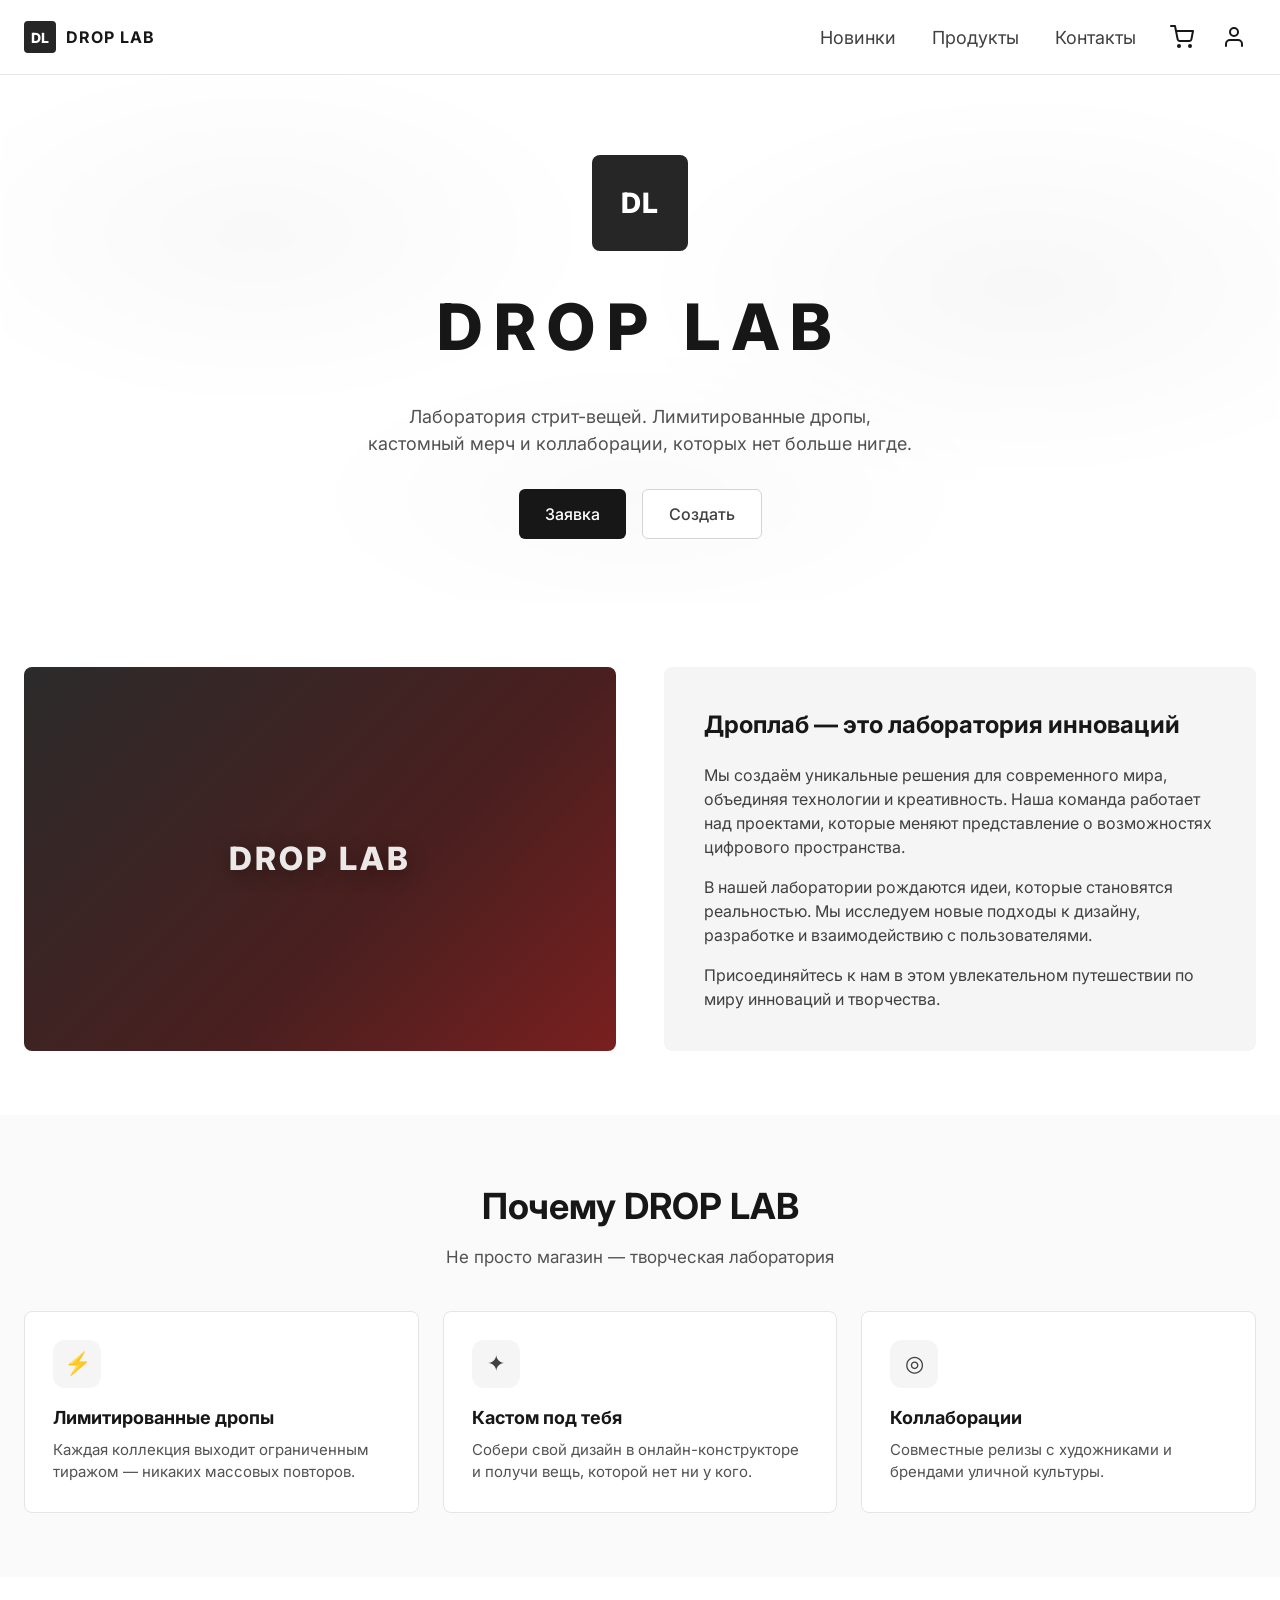
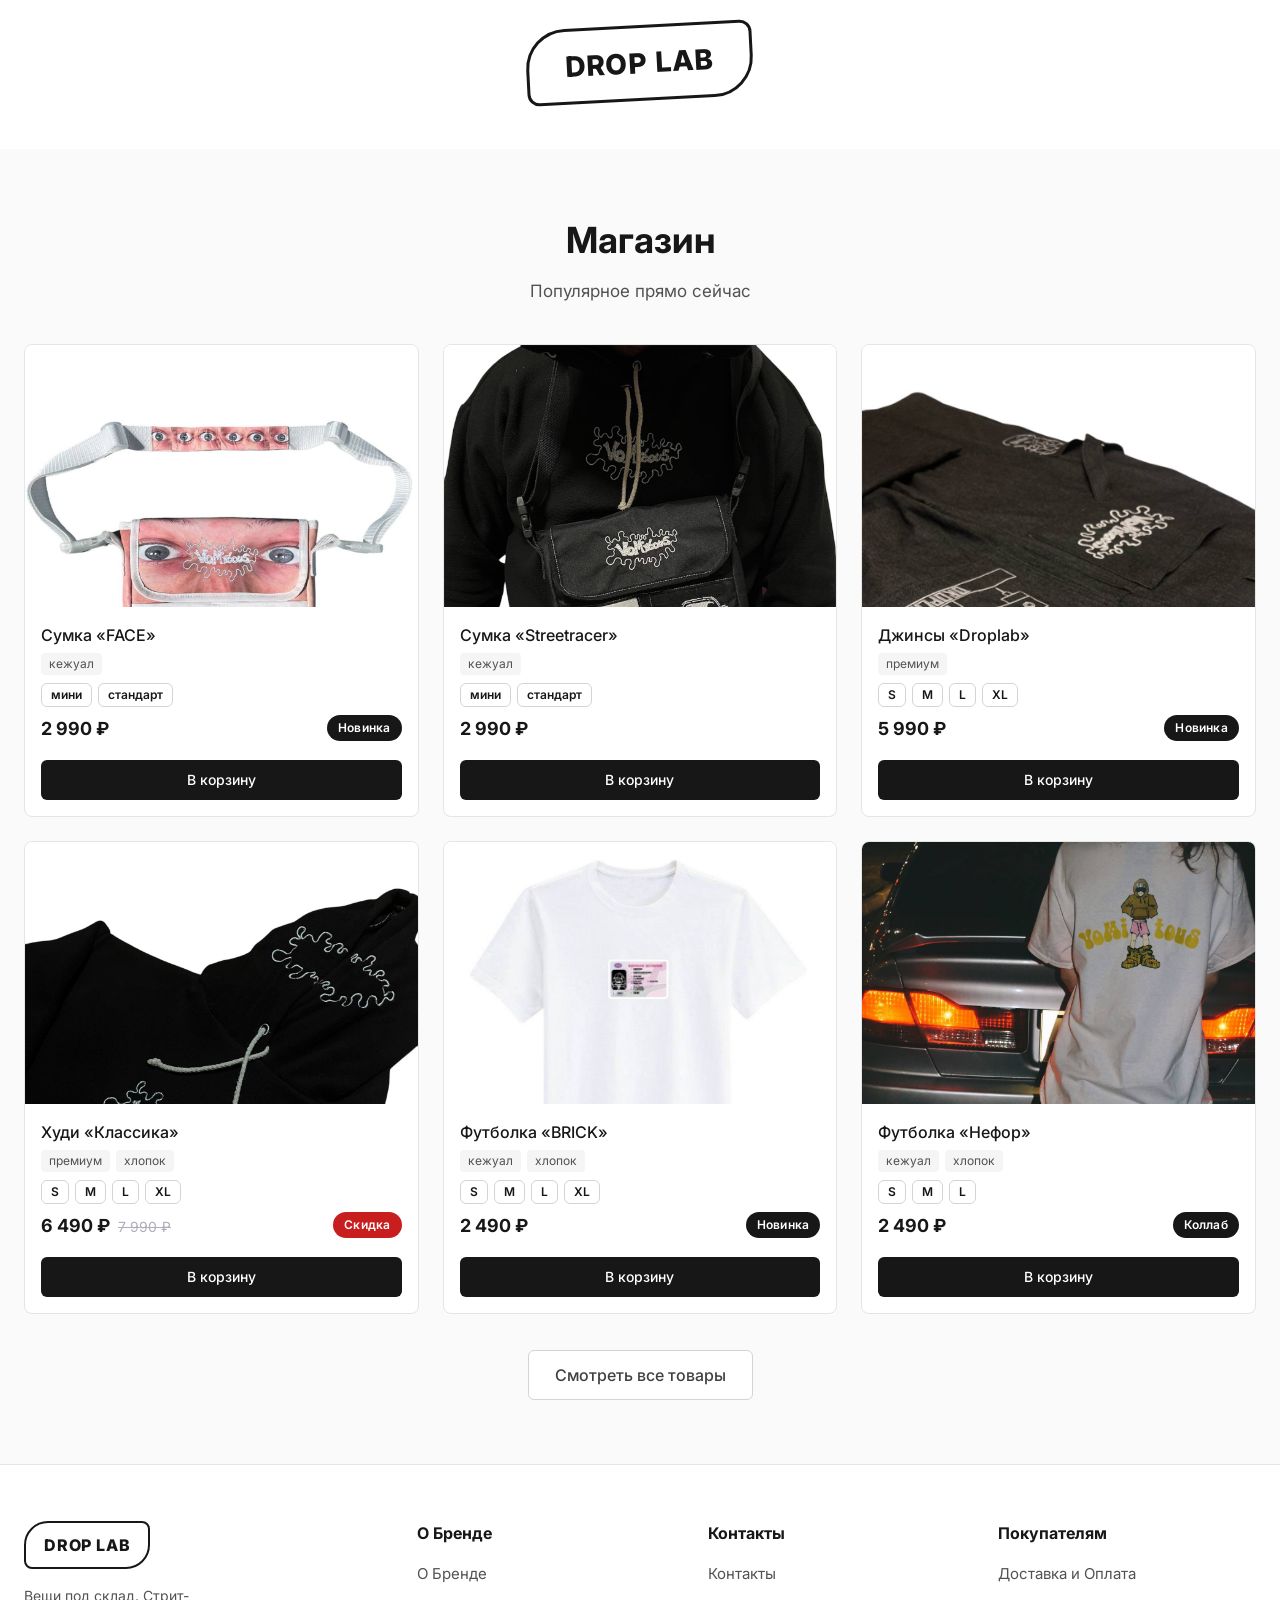
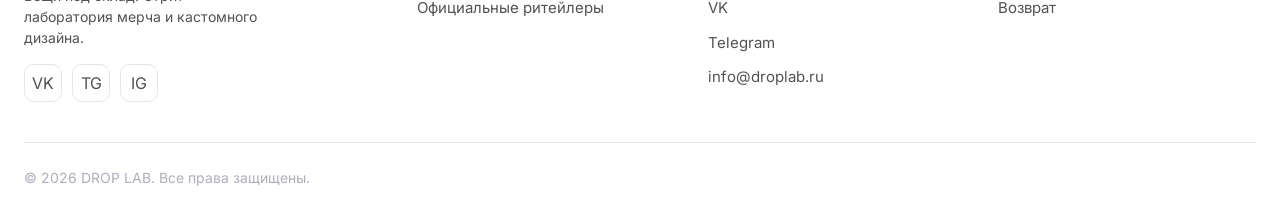
<file: index.html>
<!DOCTYPE html>
<html lang="ru">
<head>
  <meta charset="UTF-8" />
  <meta name="viewport" content="width=device-width, initial-scale=1.0" />
  <title>DROP LAB — лаборатория стрит-вещей</title>
  <meta name="description" content="DROP LAB — лаборатория инноваций: сумки, толстовки, брюки и кастомный мерч. Создавай свой дизайн." />
  <link rel="preconnect" href="https://fonts.googleapis.com" />
  <link rel="preconnect" href="https://fonts.gstatic.com" crossorigin />
  <link href="https://fonts.googleapis.com/css2?family=Inter:wght@400;500;600;700;800&display=swap" rel="stylesheet" />
  <link rel="stylesheet" href="css/styles.css" />
</head>
<body>
  <!-- ===== Header ===== -->
  <header class="header">
    <div class="container header__inner">
      <a href="index.html" class="brand">
        <span class="brand__mark">DL</span>
        DROP LAB
      </a>
      <nav class="nav" data-nav aria-label="Главное меню">
        <ul class="nav__list">
          <li><a href="new.html" class="nav__link">Новинки</a></li>
          <li><a href="catalog.html" class="nav__link">Продукты</a></li>
          <li><a href="contacts.html" class="nav__link">Контакты</a></li>
        </ul>
      </nav>
      <div class="header__actions">
        <a href="cart.html" class="icon-btn" aria-label="Корзина">
          <svg viewBox="0 0 24 24" fill="none" stroke="currentColor" stroke-width="2" stroke-linecap="round" stroke-linejoin="round"><circle cx="9" cy="21" r="1"/><circle cx="20" cy="21" r="1"/><path d="M1 1h4l2.68 13.39a2 2 0 0 0 2 1.61h9.72a2 2 0 0 0 2-1.61L23 6H6"/></svg>
          <span class="cart-badge" data-cart-badge>0</span>
        </a>
        <button class="icon-btn" aria-label="Профиль" data-modal-open="modal-login">
          <svg viewBox="0 0 24 24" fill="none" stroke="currentColor" stroke-width="2" stroke-linecap="round" stroke-linejoin="round"><path d="M20 21v-2a4 4 0 0 0-4-4H8a4 4 0 0 0-4 4v2"/><circle cx="12" cy="7" r="4"/></svg>
        </button>
        <button class="burger" data-burger aria-label="Меню">
          <span></span><span></span><span></span>
        </button>
      </div>
    </div>
  </header>

  <main>
    <!-- ===== Hero ===== -->
    <section class="hero">
      <div class="hero__blob"></div>
      <div class="container hero__inner">
        <div class="hero__logo">DL</div>
        <h1 class="hero__title">DROP LAB</h1>
        <p class="hero__sub">Лаборатория стрит-вещей. Лимитированные дропы, кастомный мерч и коллаборации, которых нет больше нигде.</p>
        <div class="hero__actions">
          <button class="btn btn--primary" data-modal-open="modal-request">Заявка</button>
          <a href="constructor.html" class="btn btn--outline">Создать</a>
        </div>
      </div>
    </section>

    <!-- ===== About ===== -->
    <section class="section" id="about">
      <div class="container">
        <div class="about reveal">
          <div class="about__media" role="img" aria-label="Витрина DROP LAB"></div>
          <div class="about__card">
            <h2>Дроплаб — это лаборатория инноваций</h2>
            <p>Мы создаём уникальные решения для современного мира, объединяя технологии и креативность. Наша команда работает над проектами, которые меняют представление о возможностях цифрового пространства.</p>
            <p>В нашей лаборатории рождаются идеи, которые становятся реальностью. Мы исследуем новые подходы к дизайну, разработке и взаимодействию с пользователями.</p>
            <p>Присоединяйтесь к нам в этом увлекательном путешествии по миру инноваций и творчества.</p>
          </div>
        </div>
      </div>
    </section>

    <!-- ===== Features ===== -->
    <section class="section section--soft">
      <div class="container">
        <div class="section__head">
          <h2 class="section__title">Почему DROP LAB</h2>
          <p class="section__lead">Не просто магазин — творческая лаборатория</p>
        </div>
        <div class="features">
          <div class="feature reveal">
            <div class="feature__icon">⚡</div>
            <h3>Лимитированные дропы</h3>
            <p>Каждая коллекция выходит ограниченным тиражом — никаких массовых повторов.</p>
          </div>
          <div class="feature reveal">
            <div class="feature__icon">✦</div>
            <h3>Кастом под тебя</h3>
            <p>Собери свой дизайн в онлайн-конструкторе и получи вещь, которой нет ни у кого.</p>
          </div>
          <div class="feature reveal">
            <div class="feature__icon">◎</div>
            <h3>Коллаборации</h3>
            <p>Совместные релизы с художниками и брендами уличной культуры.</p>
          </div>
        </div>
      </div>
    </section>

    <!-- ===== Brand mark divider ===== -->
    <div class="brandmark">
      <div class="brandmark__logo">DROP&nbsp;LAB</div>
    </div>

    <!-- ===== Popular products ===== -->
    <section class="section section--soft">
      <div class="container">
        <div class="section__head">
          <h2 class="section__title">Магазин</h2>
          <p class="section__lead">Популярное прямо сейчас</p>
        </div>
        <div class="grid" id="popular-grid"></div>
        <div style="text-align:center; margin-top:36px;">
          <a href="catalog.html" class="btn btn--outline">Смотреть все товары</a>
        </div>
      </div>
    </section>
  </main>

  <!-- ===== Footer ===== -->
  <footer class="footer">
    <div class="container">
      <div class="footer__cols">
        <div class="footer__brand">
          <span class="footer__logo">DROP&nbsp;LAB</span>
          <p>Вещи под склад. Стрит-лаборатория мерча и кастомного дизайна.</p>
          <div class="footer__social">
            <a href="#" aria-label="VK" title="VK">VK</a>
            <a href="#" aria-label="Telegram" title="Telegram">TG</a>
            <a href="#" aria-label="Instagram" title="Instagram">IG</a>
          </div>
        </div>
        <div class="footer__col">
          <h4>О Бренде</h4>
          <ul>
            <li><a href="#about">О Бренде</a></li>
            <li><a href="retailers.html">Официальные ритейлеры</a></li>
          </ul>
        </div>
        <div class="footer__col">
          <h4>Контакты</h4>
          <ul>
            <li><a href="contacts.html">Контакты</a></li>
            <li><a href="#">VK</a></li>
            <li><a href="#">Telegram</a></li>
            <li><a href="mailto:info@droplab.ru">info@droplab.ru</a></li>
          </ul>
        </div>
        <div class="footer__col">
          <h4>Покупателям</h4>
          <ul>
            <li><a href="delivery.html">Доставка и Оплата</a></li>
            <li><a href="returns.html">Возврат</a></li>
          </ul>
        </div>
      </div>
      <div class="footer__bottom">
        <span>© <span data-year>2026</span> DROP LAB. Все права защищены.</span>
      </div>
    </div>
  </footer>

  <!-- ===== Modal: Заявка ===== -->
  <div class="modal" id="modal-request" role="dialog" aria-modal="true" aria-labelledby="request-title">
    <div class="modal__overlay"></div>
    <div class="modal__dialog">
      <button class="modal__close" data-modal-close aria-label="Закрыть">✕</button>
      <div data-modal-body>
        <h2 class="modal__title" id="request-title">Оставить заявку</h2>
        <p class="modal__sub">Расскажите, что хотите — и мы свяжемся с вами.</p>
        <form data-request-form novalidate>
          <div class="field">
            <label for="r-name">Имя</label>
            <input type="text" id="r-name" name="name" required placeholder="Как к вам обращаться" />
            <span class="field__error"></span>
          </div>
          <div class="field">
            <label for="r-phone">Телефон</label>
            <input type="tel" id="r-phone" name="phone" required placeholder="+7 999 000-00-00" />
            <span class="field__error"></span>
          </div>
          <div class="field">
            <label for="r-email">Email (необязательно)</label>
            <input type="email" id="r-email" name="email" placeholder="you@mail.ru" />
            <span class="field__error"></span>
          </div>
          <div class="field">
            <label for="r-message">Сообщение</label>
            <textarea id="r-message" name="message" placeholder="Что вас интересует?"></textarea>
            <span class="field__error"></span>
          </div>
          <button type="submit" class="btn btn--primary btn--block">Отправить заявку</button>
        </form>
      </div>
    </div>
  </div>

  <!-- ===== Modal: Профиль (демо) ===== -->
  <div class="modal" id="modal-login" role="dialog" aria-modal="true" aria-labelledby="login-title">
    <div class="modal__overlay"></div>
    <div class="modal__dialog">
      <button class="modal__close" data-modal-close aria-label="Закрыть">✕</button>
      <h2 class="modal__title" id="login-title">Вход в аккаунт</h2>
      <p class="modal__sub">Демо-форма. Личный кабинет появится в следующем дропе.</p>
      <form data-request-form novalidate>
        <div class="field">
          <label for="l-email">Email</label>
          <input type="email" id="l-email" name="email" required placeholder="you@mail.ru" />
          <span class="field__error"></span>
        </div>
        <div class="field">
          <label for="l-pass">Пароль</label>
          <input type="password" id="l-pass" name="password" required placeholder="••••••••" />
          <span class="field__error"></span>
        </div>
        <button type="submit" class="btn btn--primary btn--block">Войти</button>
      </form>
    </div>
  </div>

  <script src="js/products.js"></script>
  <script src="js/main.js"></script>
  <script>
    // Популярные товары на главной (первые 6)
    document.addEventListener("DOMContentLoaded", () => {
      const grid = document.getElementById("popular-grid");
      if (!grid) return;
      grid.innerHTML = PRODUCTS.slice(0, 6).map(renderProductCard).join("");
      grid.addEventListener("click", (e) => {
        const btn = e.target.closest("[data-add]");
        if (!btn) return;
        Cart.add(btn.dataset.add);
        const p = getProduct(btn.dataset.add);
        toast(`«${p.name}» в корзине`);
      });
    });
  </script>
</body>
</html>
</file>
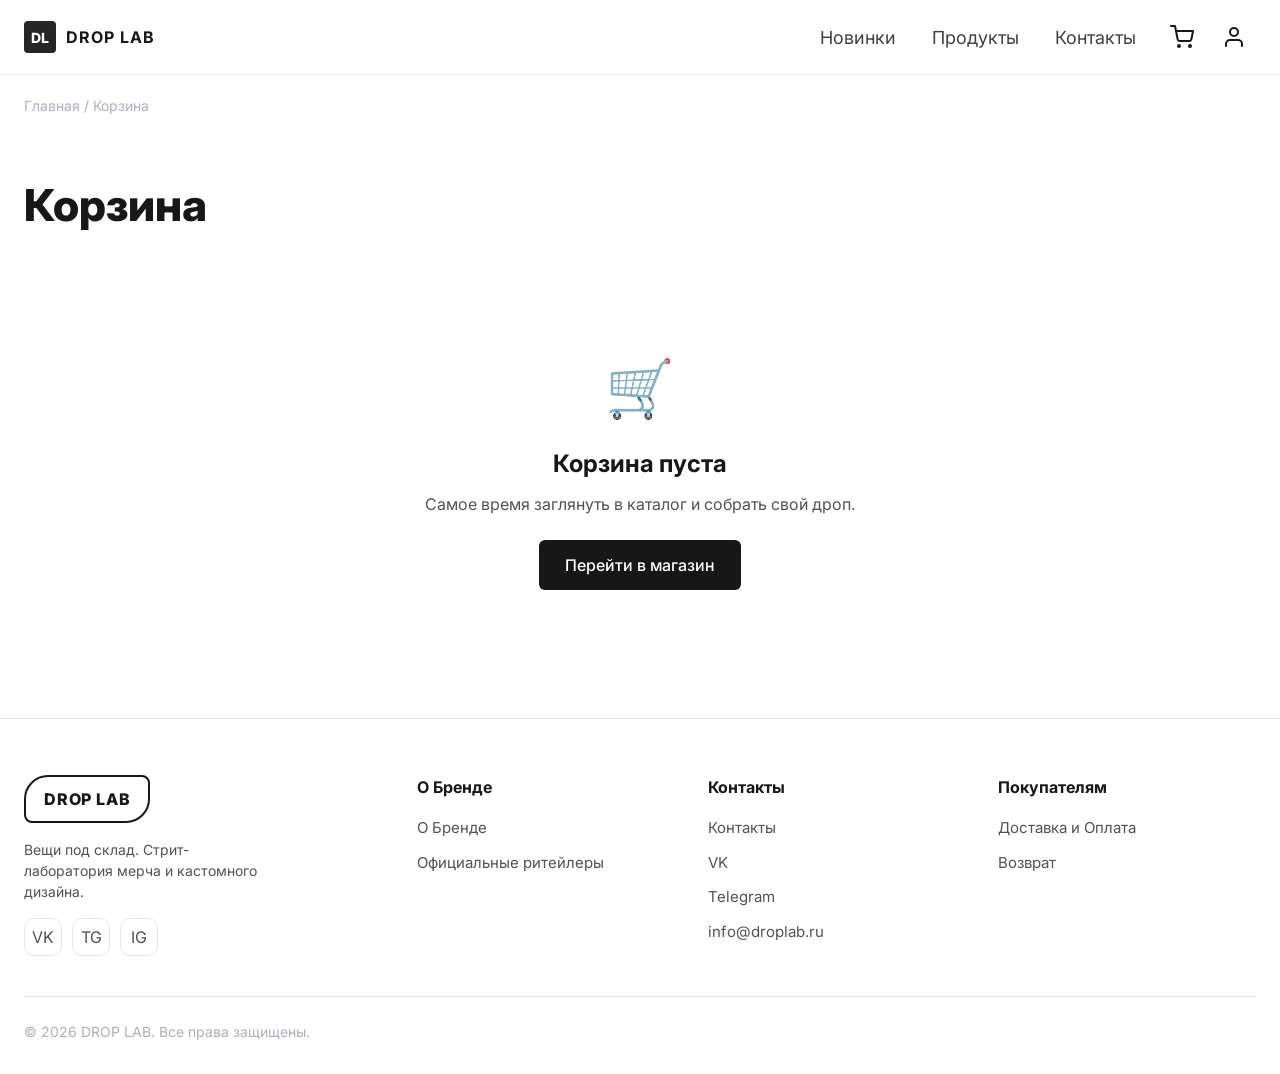
<file: cart.html>
<!DOCTYPE html>
<html lang="ru">
<head>
  <meta charset="UTF-8" />
  <meta name="viewport" content="width=device-width, initial-scale=1.0" />
  <title>Корзина — DROP LAB</title>
  <meta name="description" content="Корзина DROP LAB — оформление заказа." />
  <link rel="preconnect" href="https://fonts.googleapis.com" />
  <link rel="preconnect" href="https://fonts.gstatic.com" crossorigin />
  <link href="https://fonts.googleapis.com/css2?family=Inter:wght@400;500;600;700;800&display=swap" rel="stylesheet" />
  <link rel="stylesheet" href="css/styles.css" />
</head>
<body>
  <header class="header">
    <div class="container header__inner">
      <a href="index.html" class="brand"><span class="brand__mark">DL</span> DROP LAB</a>
      <nav class="nav" data-nav aria-label="Главное меню">
        <ul class="nav__list">
          <li><a href="new.html" class="nav__link">Новинки</a></li>
          <li><a href="catalog.html" class="nav__link">Продукты</a></li>
          <li><a href="contacts.html" class="nav__link">Контакты</a></li>
        </ul>
      </nav>
      <div class="header__actions">
        <a href="cart.html" class="icon-btn" aria-label="Корзина">
          <svg viewBox="0 0 24 24" fill="none" stroke="currentColor" stroke-width="2" stroke-linecap="round" stroke-linejoin="round"><circle cx="9" cy="21" r="1"/><circle cx="20" cy="21" r="1"/><path d="M1 1h4l2.68 13.39a2 2 0 0 0 2 1.61h9.72a2 2 0 0 0 2-1.61L23 6H6"/></svg>
          <span class="cart-badge" data-cart-badge>0</span>
        </a>
        <button class="icon-btn" aria-label="Профиль" data-modal-open="modal-login">
          <svg viewBox="0 0 24 24" fill="none" stroke="currentColor" stroke-width="2" stroke-linecap="round" stroke-linejoin="round"><path d="M20 21v-2a4 4 0 0 0-4-4H8a4 4 0 0 0-4 4v2"/><circle cx="12" cy="7" r="4"/></svg>
        </button>
        <button class="burger" data-burger aria-label="Меню"><span></span><span></span><span></span></button>
      </div>
    </div>
  </header>

  <main>
    <div class="container">
      <nav class="breadcrumbs"><a href="index.html">Главная</a> / Корзина</nav>
    </div>
    <section class="page-hero" style="text-align:left;">
      <div class="container"><h1>Корзина</h1></div>
    </section>

    <section class="section" style="padding-top:24px;">
      <div class="container" data-cart-root></div>
    </section>
  </main>

  <footer class="footer">
    <div class="container">
      <div class="footer__cols">
        <div class="footer__brand">
          <span class="footer__logo">DROP&nbsp;LAB</span>
          <p>Вещи под склад. Стрит-лаборатория мерча и кастомного дизайна.</p>
          <div class="footer__social"><a href="#" title="VK">VK</a><a href="#" title="Telegram">TG</a><a href="#" title="Instagram">IG</a></div>
        </div>
        <div class="footer__col"><h4>О Бренде</h4><ul><li><a href="index.html#about">О Бренде</a></li><li><a href="retailers.html">Официальные ритейлеры</a></li></ul></div>
        <div class="footer__col"><h4>Контакты</h4><ul><li><a href="contacts.html">Контакты</a></li><li><a href="#">VK</a></li><li><a href="#">Telegram</a></li><li><a href="mailto:info@droplab.ru">info@droplab.ru</a></li></ul></div>
        <div class="footer__col"><h4>Покупателям</h4><ul><li><a href="delivery.html">Доставка и Оплата</a></li><li><a href="returns.html">Возврат</a></li></ul></div>
      </div>
      <div class="footer__bottom">
        <span>© <span data-year>2026</span> DROP LAB. Все права защищены.</span>
      </div>
    </div>
  </footer>

  <!-- ===== Modal: Оформление ===== -->
  <div class="modal" id="modal-checkout" role="dialog" aria-modal="true" aria-labelledby="checkout-title">
    <div class="modal__overlay"></div>
    <div class="modal__dialog">
      <button class="modal__close" data-modal-close aria-label="Закрыть">✕</button>
      <div data-checkout-body>
        <h2 class="modal__title" id="checkout-title">Оформление заказа</h2>
        <p class="modal__sub">Заполните данные — менеджер подтвердит заказ.</p>
        <form data-checkout-form novalidate>
          <div class="field"><label for="c-name">Имя</label><input type="text" id="c-name" required placeholder="Имя и фамилия" /><span class="field__error"></span></div>
          <div class="field"><label for="c-phone">Телефон</label><input type="tel" id="c-phone" required placeholder="+7 999 000-00-00" /><span class="field__error"></span></div>
          <div class="field"><label for="c-address">Адрес доставки</label><input type="text" id="c-address" required placeholder="Город, улица, дом" /><span class="field__error"></span></div>
          <button type="submit" class="btn btn--primary btn--block">Подтвердить заказ</button>
        </form>
      </div>
    </div>
  </div>

  <div class="modal" id="modal-login" role="dialog" aria-modal="true" aria-labelledby="login-title">
    <div class="modal__overlay"></div>
    <div class="modal__dialog">
      <button class="modal__close" data-modal-close aria-label="Закрыть">✕</button>
      <h2 class="modal__title" id="login-title">Вход в аккаунт</h2>
      <p class="modal__sub">Демо-форма. Личный кабинет появится в следующем дропе.</p>
      <form data-request-form novalidate>
        <div class="field"><label for="l-email">Email</label><input type="email" id="l-email" required placeholder="you@mail.ru" /><span class="field__error"></span></div>
        <div class="field"><label for="l-pass">Пароль</label><input type="password" id="l-pass" required placeholder="••••••••" /><span class="field__error"></span></div>
        <button type="submit" class="btn btn--primary btn--block">Войти</button>
      </form>
    </div>
  </div>

  <script src="js/products.js"></script>
  <script src="js/main.js"></script>
  <script src="js/cart.js"></script>
</body>
</html>
</file>
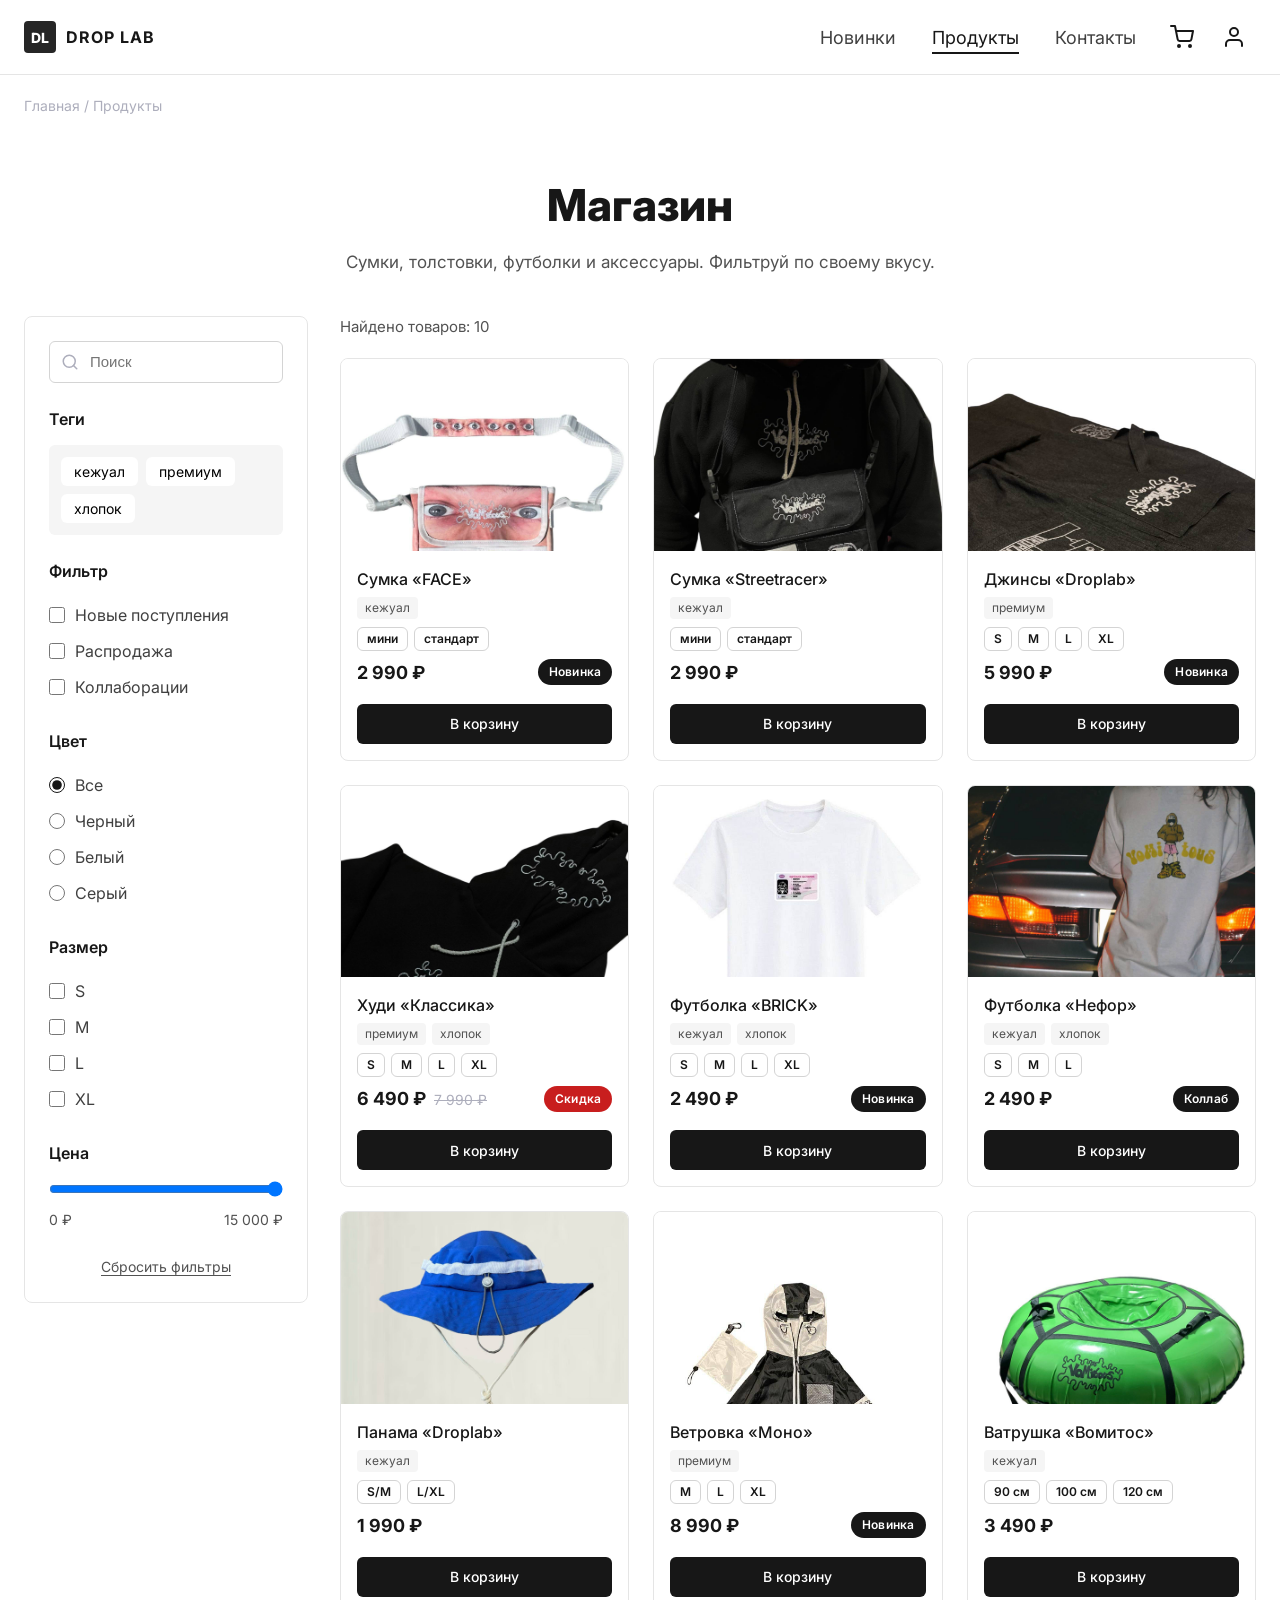
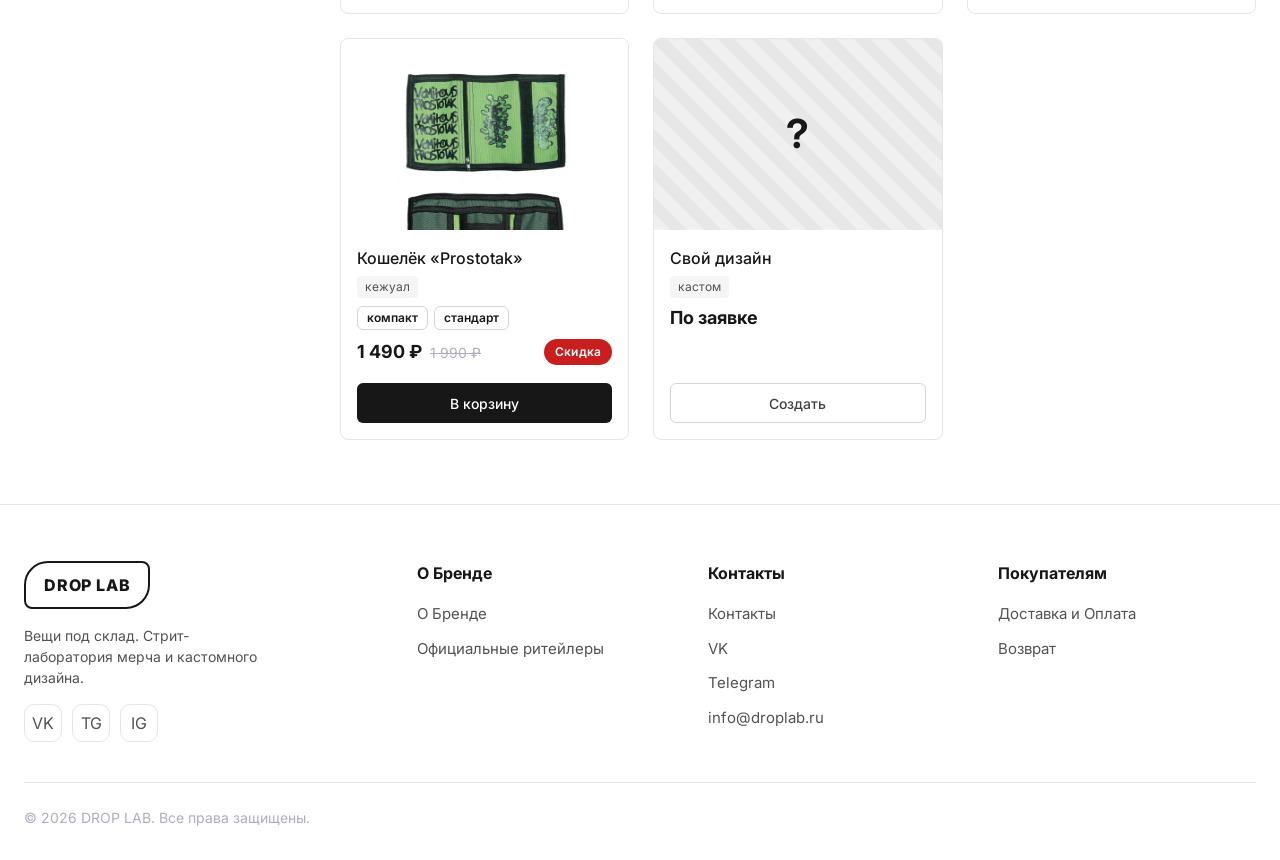
<file: catalog.html>
<!DOCTYPE html>
<html lang="ru">
<head>
  <meta charset="UTF-8" />
  <meta name="viewport" content="width=device-width, initial-scale=1.0" />
  <title>Продукты — DROP LAB</title>
  <meta name="description" content="Каталог DROP LAB: сумки, толстовки, футболки, брюки и аксессуары. Фильтры по тегам, цвету, размеру и цене." />
  <link rel="preconnect" href="https://fonts.googleapis.com" />
  <link rel="preconnect" href="https://fonts.gstatic.com" crossorigin />
  <link href="https://fonts.googleapis.com/css2?family=Inter:wght@400;500;600;700;800&display=swap" rel="stylesheet" />
  <link rel="stylesheet" href="css/styles.css" />
</head>
<body>
  <header class="header">
    <div class="container header__inner">
      <a href="index.html" class="brand"><span class="brand__mark">DL</span> DROP LAB</a>
      <nav class="nav" data-nav aria-label="Главное меню">
        <ul class="nav__list">
          <li><a href="new.html" class="nav__link">Новинки</a></li>
          <li><a href="catalog.html" class="nav__link">Продукты</a></li>
          <li><a href="contacts.html" class="nav__link">Контакты</a></li>
        </ul>
      </nav>
      <div class="header__actions">
        <a href="cart.html" class="icon-btn" aria-label="Корзина">
          <svg viewBox="0 0 24 24" fill="none" stroke="currentColor" stroke-width="2" stroke-linecap="round" stroke-linejoin="round"><circle cx="9" cy="21" r="1"/><circle cx="20" cy="21" r="1"/><path d="M1 1h4l2.68 13.39a2 2 0 0 0 2 1.61h9.72a2 2 0 0 0 2-1.61L23 6H6"/></svg>
          <span class="cart-badge" data-cart-badge>0</span>
        </a>
        <button class="icon-btn" aria-label="Профиль" data-modal-open="modal-login">
          <svg viewBox="0 0 24 24" fill="none" stroke="currentColor" stroke-width="2" stroke-linecap="round" stroke-linejoin="round"><path d="M20 21v-2a4 4 0 0 0-4-4H8a4 4 0 0 0-4 4v2"/><circle cx="12" cy="7" r="4"/></svg>
        </button>
        <button class="burger" data-burger aria-label="Меню"><span></span><span></span><span></span></button>
      </div>
    </div>
  </header>

  <main>
    <div class="container">
      <nav class="breadcrumbs"><a href="index.html">Главная</a> / Продукты</nav>
    </div>

    <section class="page-hero">
      <div class="container">
        <h1>Магазин</h1>
        <p>Сумки, толстовки, футболки и аксессуары. Фильтруй по своему вкусу.</p>
      </div>
    </section>

    <section class="section" style="padding-top:32px;">
      <div class="container">
        <div class="shop">
          <!-- ===== Sidebar filters ===== -->
          <aside class="filters" data-filters>
            <div class="filters__search">
              <svg viewBox="0 0 24 24" fill="none" stroke="currentColor" stroke-width="2" stroke-linecap="round" stroke-linejoin="round"><circle cx="11" cy="11" r="8"/><path d="m21 21-4.35-4.35"/></svg>
              <input type="search" placeholder="Поиск" data-search aria-label="Поиск товаров" />
            </div>

            <div class="filter-group">
              <div class="filter-group__title">Теги</div>
              <div class="tags" data-tags>
                <button class="tag" data-tag="кежуал">кежуал</button>
                <button class="tag" data-tag="премиум">премиум</button>
                <button class="tag" data-tag="хлопок">хлопок</button>
              </div>
            </div>

            <div class="filter-group">
              <div class="filter-group__title">Фильтр</div>
              <label class="check"><input type="checkbox" data-flag="new" /> Новые поступления</label>
              <label class="check"><input type="checkbox" data-flag="sale" /> Распродажа</label>
              <label class="check"><input type="checkbox" data-flag="collab" /> Коллаборации</label>
            </div>

            <div class="filter-group">
              <div class="filter-group__title">Цвет</div>
              <label class="check"><input type="radio" name="color" value="" checked /> Все</label>
              <label class="check"><input type="radio" name="color" value="черный" /> Черный</label>
              <label class="check"><input type="radio" name="color" value="белый" /> Белый</label>
              <label class="check"><input type="radio" name="color" value="серый" /> Серый</label>
            </div>

            <div class="filter-group">
              <div class="filter-group__title">Размер</div>
              <label class="check"><input type="checkbox" data-size="S" /> S</label>
              <label class="check"><input type="checkbox" data-size="M" /> M</label>
              <label class="check"><input type="checkbox" data-size="L" /> L</label>
              <label class="check"><input type="checkbox" data-size="XL" /> XL</label>
            </div>

            <div class="filter-group">
              <div class="filter-group__title">Цена</div>
              <div class="range">
                <input type="range" min="0" max="15000" step="500" value="15000" data-price />
                <div class="range__values"><span>0 ₽</span><span data-price-label>15 000 ₽</span></div>
              </div>
            </div>

            <button class="filters__reset" data-reset>Сбросить фильтры</button>
          </aside>

          <!-- ===== Product grid ===== -->
          <div class="shop__main">
            <div class="shop__toolbar">
              <span class="shop__count" data-count></span>
              <button class="btn btn--outline btn--sm filters-toggle" data-filters-toggle>Фильтры</button>
            </div>
            <div class="grid" data-grid></div>
          </div>
        </div>
      </div>
    </section>
  </main>

  <footer class="footer">
    <div class="container">
      <div class="footer__cols">
        <div class="footer__brand">
          <span class="footer__logo">DROP&nbsp;LAB</span>
          <p>Вещи под склад. Стрит-лаборатория мерча и кастомного дизайна.</p>
          <div class="footer__social">
            <a href="#" title="VK">VK</a><a href="#" title="Telegram">TG</a><a href="#" title="Instagram">IG</a>
          </div>
        </div>
        <div class="footer__col"><h4>О Бренде</h4><ul><li><a href="index.html#about">О Бренде</a></li><li><a href="retailers.html">Официальные ритейлеры</a></li></ul></div>
        <div class="footer__col"><h4>Контакты</h4><ul><li><a href="contacts.html">Контакты</a></li><li><a href="#">VK</a></li><li><a href="#">Telegram</a></li><li><a href="mailto:info@droplab.ru">info@droplab.ru</a></li></ul></div>
        <div class="footer__col"><h4>Покупателям</h4><ul><li><a href="delivery.html">Доставка и Оплата</a></li><li><a href="returns.html">Возврат</a></li></ul></div>
      </div>
      <div class="footer__bottom">
        <span>© <span data-year>2026</span> DROP LAB. Все права защищены.</span>
      </div>
    </div>
  </footer>

  <!-- ===== Modal: Профиль (демо) ===== -->
  <div class="modal" id="modal-login" role="dialog" aria-modal="true" aria-labelledby="login-title">
    <div class="modal__overlay"></div>
    <div class="modal__dialog">
      <button class="modal__close" data-modal-close aria-label="Закрыть">✕</button>
      <h2 class="modal__title" id="login-title">Вход в аккаунт</h2>
      <p class="modal__sub">Демо-форма. Личный кабинет появится в следующем дропе.</p>
      <form data-request-form novalidate>
        <div class="field"><label for="l-email">Email</label><input type="email" id="l-email" required placeholder="you@mail.ru" /><span class="field__error"></span></div>
        <div class="field"><label for="l-pass">Пароль</label><input type="password" id="l-pass" required placeholder="••••••••" /><span class="field__error"></span></div>
        <button type="submit" class="btn btn--primary btn--block">Войти</button>
      </form>
    </div>
  </div>

  <script src="js/products.js"></script>
  <script src="js/main.js"></script>
  <script src="js/catalog.js"></script>
</body>
</html>
</file>
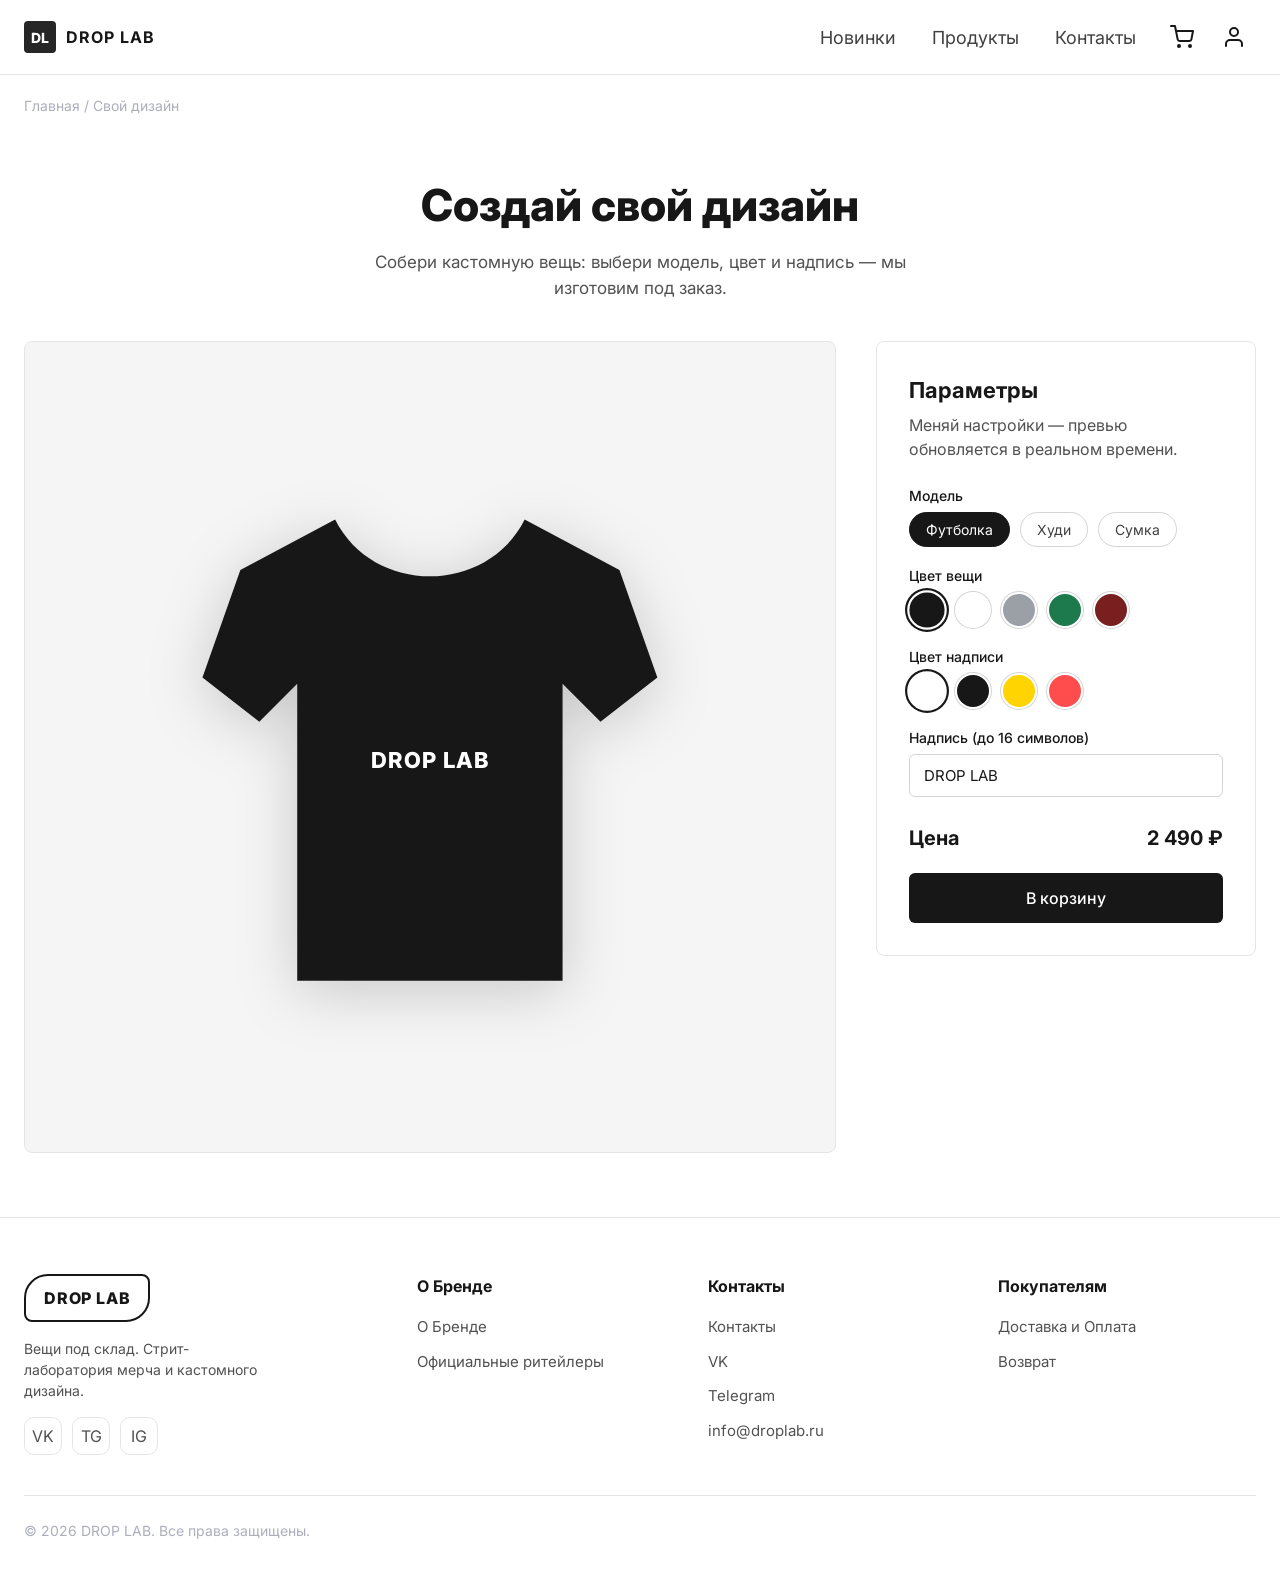
<file: constructor.html>
<!DOCTYPE html>
<html lang="ru">
<head>
  <meta charset="UTF-8" />
  <meta name="viewport" content="width=device-width, initial-scale=1.0" />
  <title>Свой дизайн — DROP LAB</title>
  <meta name="description" content="Конструктор кастомного мерча DROP LAB: выбери вещь, цвет и надпись — собери свой дизайн." />
  <link rel="preconnect" href="https://fonts.googleapis.com" />
  <link rel="preconnect" href="https://fonts.gstatic.com" crossorigin />
  <link href="https://fonts.googleapis.com/css2?family=Inter:wght@400;500;600;700;800&display=swap" rel="stylesheet" />
  <link rel="stylesheet" href="css/styles.css" />
</head>
<body>
  <header class="header">
    <div class="container header__inner">
      <a href="index.html" class="brand"><span class="brand__mark">DL</span> DROP LAB</a>
      <nav class="nav" data-nav aria-label="Главное меню">
        <ul class="nav__list">
          <li><a href="new.html" class="nav__link">Новинки</a></li>
          <li><a href="catalog.html" class="nav__link">Продукты</a></li>
          <li><a href="contacts.html" class="nav__link">Контакты</a></li>
        </ul>
      </nav>
      <div class="header__actions">
        <a href="cart.html" class="icon-btn" aria-label="Корзина">
          <svg viewBox="0 0 24 24" fill="none" stroke="currentColor" stroke-width="2" stroke-linecap="round" stroke-linejoin="round"><circle cx="9" cy="21" r="1"/><circle cx="20" cy="21" r="1"/><path d="M1 1h4l2.68 13.39a2 2 0 0 0 2 1.61h9.72a2 2 0 0 0 2-1.61L23 6H6"/></svg>
          <span class="cart-badge" data-cart-badge>0</span>
        </a>
        <button class="icon-btn" aria-label="Профиль" data-modal-open="modal-login">
          <svg viewBox="0 0 24 24" fill="none" stroke="currentColor" stroke-width="2" stroke-linecap="round" stroke-linejoin="round"><path d="M20 21v-2a4 4 0 0 0-4-4H8a4 4 0 0 0-4 4v2"/><circle cx="12" cy="7" r="4"/></svg>
        </button>
        <button class="burger" data-burger aria-label="Меню"><span></span><span></span><span></span></button>
      </div>
    </div>
  </header>

  <main>
    <div class="container">
      <nav class="breadcrumbs"><a href="index.html">Главная</a> / Свой дизайн</nav>
    </div>
    <section class="page-hero">
      <div class="container">
        <h1>Создай свой дизайн</h1>
        <p>Собери кастомную вещь: выбери модель, цвет и надпись — мы изготовим под заказ.</p>
      </div>
    </section>

    <section class="section" style="padding-top:32px;">
      <div class="container">
        <div class="constructor">
          <!-- Превью -->
          <div class="preview" data-preview style="background:#f5f5f5;">
            <div class="preview__item" data-preview-item>
              <svg class="preview__garment" data-garment viewBox="0 0 200 200" aria-hidden="true"></svg>
              <span class="preview__text" data-preview-text>DROP LAB</span>
            </div>
          </div>

          <!-- Управление -->
          <div class="form-card" data-constructor-wrap>
            <h2>Параметры</h2>
            <p>Меняй настройки — превью обновляется в реальном времени.</p>
            <form data-constructor-form novalidate>
              <div class="field">
                <label>Модель</label>
                <div class="chip-row" data-model>
                  <button type="button" class="chip is-active" data-value="Футболка" data-price="2490">Футболка</button>
                  <button type="button" class="chip" data-value="Худи" data-price="6490">Худи</button>
                  <button type="button" class="chip" data-value="Сумка" data-price="2990">Сумка</button>
                </div>
              </div>

              <div class="field">
                <label>Цвет вещи</label>
                <div class="swatches" data-base-color>
                  <button type="button" class="swatch is-active" data-color="#171717" style="background:#171717;" aria-label="Чёрный"></button>
                  <button type="button" class="swatch" data-color="#ffffff" style="background:#ffffff;" aria-label="Белый"></button>
                  <button type="button" class="swatch" data-color="#9aa0a6" style="background:#9aa0a6;" aria-label="Серый"></button>
                  <button type="button" class="swatch" data-color="#1c7a4d" style="background:#1c7a4d;" aria-label="Зелёный"></button>
                  <button type="button" class="swatch" data-color="#7a1f1f" style="background:#7a1f1f;" aria-label="Бордовый"></button>
                </div>
              </div>

              <div class="field">
                <label>Цвет надписи</label>
                <div class="swatches" data-text-color>
                  <button type="button" class="swatch is-active" data-color="#ffffff" style="background:#ffffff;" aria-label="Белый"></button>
                  <button type="button" class="swatch" data-color="#171717" style="background:#171717;" aria-label="Чёрный"></button>
                  <button type="button" class="swatch" data-color="#ffd400" style="background:#ffd400;" aria-label="Жёлтый"></button>
                  <button type="button" class="swatch" data-color="#ff4d4d" style="background:#ff4d4d;" aria-label="Красный"></button>
                </div>
              </div>

              <div class="field">
                <label for="con-text">Надпись (до 16 символов)</label>
                <input type="text" id="con-text" maxlength="16" value="DROP LAB" data-text-input placeholder="Ваш текст" />
                <span class="field__error"></span>
              </div>

              <div class="summary__row summary__row--total" style="border:none; padding:8px 0; margin:0;">
                <span>Цена</span><span data-con-price>2 490 ₽</span>
              </div>

              <button type="submit" class="btn btn--primary btn--block" style="margin-top:12px;">В корзину</button>
            </form>
          </div>
        </div>
      </div>
    </section>
  </main>

  <footer class="footer">
    <div class="container">
      <div class="footer__cols">
        <div class="footer__brand">
          <span class="footer__logo">DROP&nbsp;LAB</span>
          <p>Вещи под склад. Стрит-лаборатория мерча и кастомного дизайна.</p>
          <div class="footer__social"><a href="#" title="VK">VK</a><a href="#" title="Telegram">TG</a><a href="#" title="Instagram">IG</a></div>
        </div>
        <div class="footer__col"><h4>О Бренде</h4><ul><li><a href="index.html#about">О Бренде</a></li><li><a href="retailers.html">Официальные ритейлеры</a></li></ul></div>
        <div class="footer__col"><h4>Контакты</h4><ul><li><a href="contacts.html">Контакты</a></li><li><a href="#">VK</a></li><li><a href="#">Telegram</a></li><li><a href="mailto:info@droplab.ru">info@droplab.ru</a></li></ul></div>
        <div class="footer__col"><h4>Покупателям</h4><ul><li><a href="delivery.html">Доставка и Оплата</a></li><li><a href="returns.html">Возврат</a></li></ul></div>
      </div>
      <div class="footer__bottom">
        <span>© <span data-year>2026</span> DROP LAB. Все права защищены.</span>
      </div>
    </div>
  </footer>

  <div class="modal" id="modal-login" role="dialog" aria-modal="true" aria-labelledby="login-title">
    <div class="modal__overlay"></div>
    <div class="modal__dialog">
      <button class="modal__close" data-modal-close aria-label="Закрыть">✕</button>
      <h2 class="modal__title" id="login-title">Вход в аккаунт</h2>
      <p class="modal__sub">Демо-форма. Личный кабинет появится в следующем дропе.</p>
      <form data-request-form novalidate>
        <div class="field"><label for="l-email">Email</label><input type="email" id="l-email" required placeholder="you@mail.ru" /><span class="field__error"></span></div>
        <div class="field"><label for="l-pass">Пароль</label><input type="password" id="l-pass" required placeholder="••••••••" /><span class="field__error"></span></div>
        <button type="submit" class="btn btn--primary btn--block">Войти</button>
      </form>
    </div>
  </div>

  <script src="js/products.js"></script>
  <script src="js/main.js"></script>
  <script src="js/constructor.js"></script>
</body>
</html>
</file>
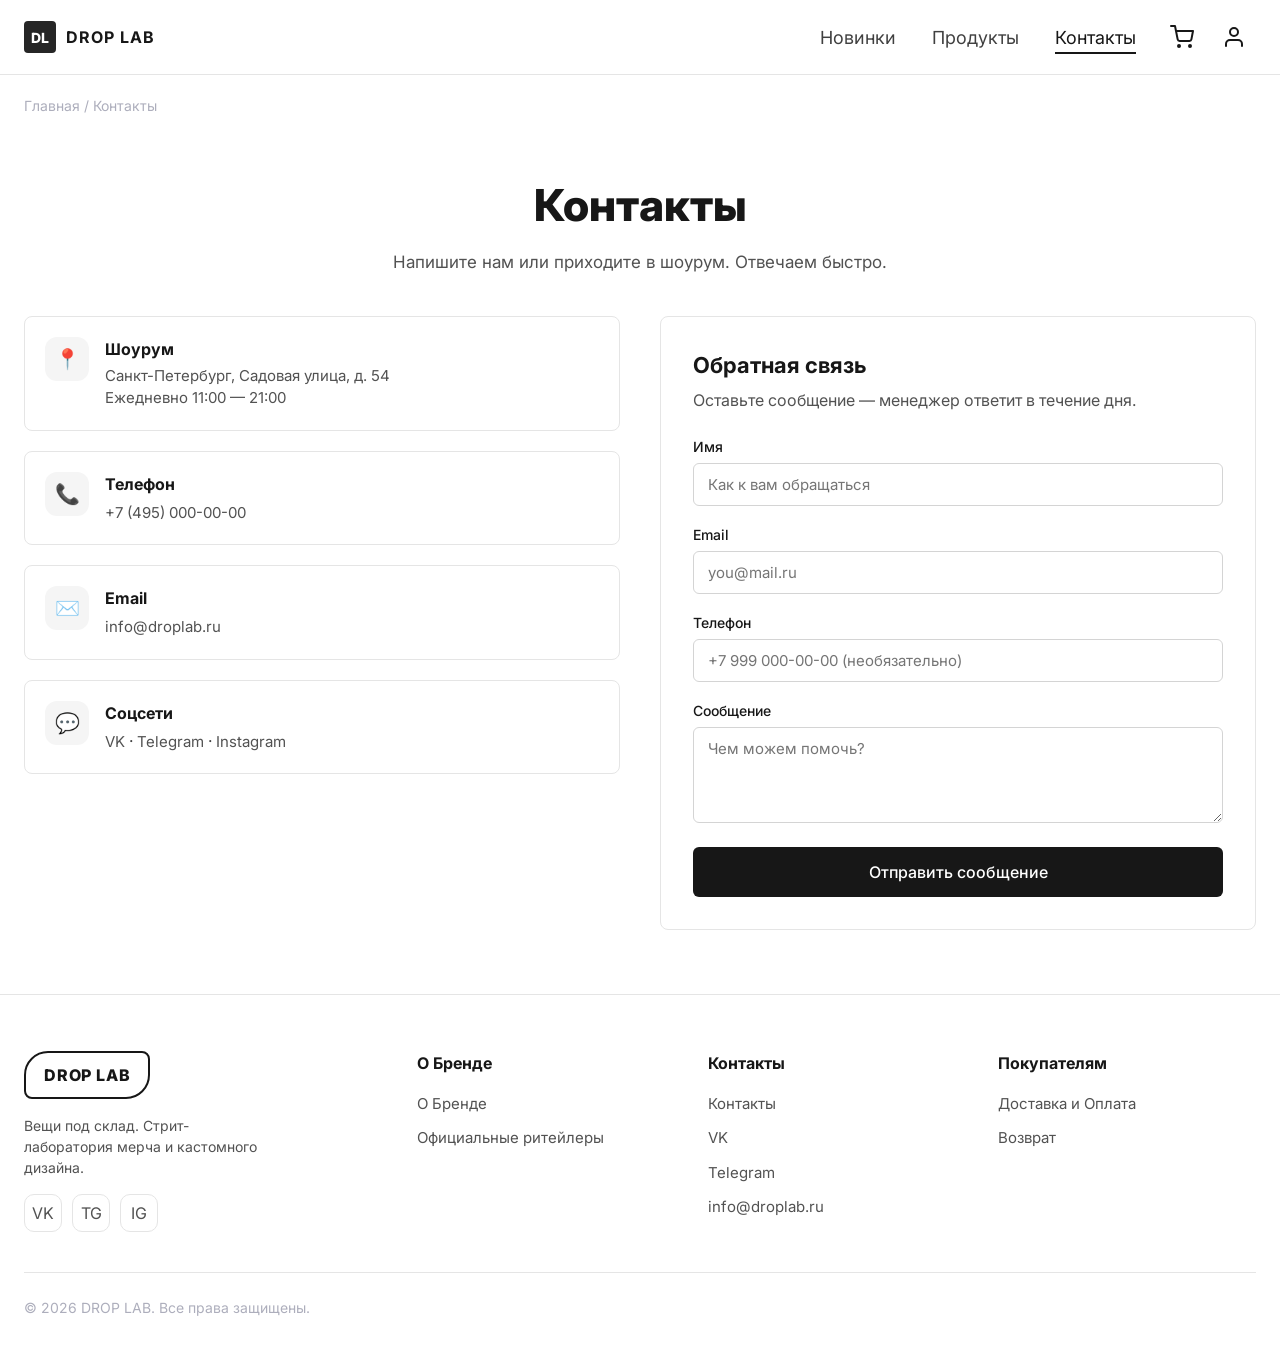
<file: contacts.html>
<!DOCTYPE html>
<html lang="ru">
<head>
  <meta charset="UTF-8" />
  <meta name="viewport" content="width=device-width, initial-scale=1.0" />
  <title>Контакты — DROP LAB</title>
  <meta name="description" content="Контакты DROP LAB: адрес, телефон, соцсети и форма обратной связи." />
  <link rel="preconnect" href="https://fonts.googleapis.com" />
  <link rel="preconnect" href="https://fonts.gstatic.com" crossorigin />
  <link href="https://fonts.googleapis.com/css2?family=Inter:wght@400;500;600;700;800&display=swap" rel="stylesheet" />
  <link rel="stylesheet" href="css/styles.css" />
</head>
<body>
  <header class="header">
    <div class="container header__inner">
      <a href="index.html" class="brand"><span class="brand__mark">DL</span> DROP LAB</a>
      <nav class="nav" data-nav aria-label="Главное меню">
        <ul class="nav__list">
          <li><a href="new.html" class="nav__link">Новинки</a></li>
          <li><a href="catalog.html" class="nav__link">Продукты</a></li>
          <li><a href="contacts.html" class="nav__link">Контакты</a></li>
        </ul>
      </nav>
      <div class="header__actions">
        <a href="cart.html" class="icon-btn" aria-label="Корзина">
          <svg viewBox="0 0 24 24" fill="none" stroke="currentColor" stroke-width="2" stroke-linecap="round" stroke-linejoin="round"><circle cx="9" cy="21" r="1"/><circle cx="20" cy="21" r="1"/><path d="M1 1h4l2.68 13.39a2 2 0 0 0 2 1.61h9.72a2 2 0 0 0 2-1.61L23 6H6"/></svg>
          <span class="cart-badge" data-cart-badge>0</span>
        </a>
        <button class="icon-btn" aria-label="Профиль" data-modal-open="modal-login">
          <svg viewBox="0 0 24 24" fill="none" stroke="currentColor" stroke-width="2" stroke-linecap="round" stroke-linejoin="round"><path d="M20 21v-2a4 4 0 0 0-4-4H8a4 4 0 0 0-4 4v2"/><circle cx="12" cy="7" r="4"/></svg>
        </button>
        <button class="burger" data-burger aria-label="Меню"><span></span><span></span><span></span></button>
      </div>
    </div>
  </header>

  <main>
    <div class="container">
      <nav class="breadcrumbs"><a href="index.html">Главная</a> / Контакты</nav>
    </div>
    <section class="page-hero">
      <div class="container">
        <h1>Контакты</h1>
        <p>Напишите нам или приходите в шоурум. Отвечаем быстро.</p>
      </div>
    </section>

    <section class="section" style="padding-top:32px;">
      <div class="container">
        <div class="contacts-grid">
          <!-- Левая колонка: контакты -->
          <div>
            <div class="contact-list">
              <div class="contact-card">
                <div class="contact-card__icon">📍</div>
                <div><h3>Шоурум</h3><p>Санкт-Петербург, Садовая улица, д. 54<br />Ежедневно 11:00 — 21:00</p></div>
              </div>
              <div class="contact-card">
                <div class="contact-card__icon">📞</div>
                <div><h3>Телефон</h3><a href="tel:+74950000000">+7 (495) 000-00-00</a></div>
              </div>
              <div class="contact-card">
                <div class="contact-card__icon">✉️</div>
                <div><h3>Email</h3><a href="mailto:info@droplab.ru">info@droplab.ru</a></div>
              </div>
              <div class="contact-card">
                <div class="contact-card__icon">💬</div>
                <div><h3>Соцсети</h3><a href="#">VK</a> · <a href="#">Telegram</a> · <a href="#">Instagram</a></div>
              </div>
            </div>
          </div>

          <!-- Правая колонка: форма -->
          <div class="form-card">
            <h2>Обратная связь</h2>
            <p>Оставьте сообщение — менеджер ответит в течение дня.</p>
            <div data-contact-wrap>
              <form data-contact-form novalidate>
                <div class="field"><label for="ct-name">Имя</label><input type="text" id="ct-name" required placeholder="Как к вам обращаться" /><span class="field__error"></span></div>
                <div class="field"><label for="ct-email">Email</label><input type="email" id="ct-email" required placeholder="you@mail.ru" /><span class="field__error"></span></div>
                <div class="field"><label for="ct-phone">Телефон</label><input type="tel" id="ct-phone" placeholder="+7 999 000-00-00 (необязательно)" /><span class="field__error"></span></div>
                <div class="field"><label for="ct-msg">Сообщение</label><textarea id="ct-msg" required placeholder="Чем можем помочь?"></textarea><span class="field__error"></span></div>
                <button type="submit" class="btn btn--primary btn--block">Отправить сообщение</button>
              </form>
            </div>
          </div>
        </div>
      </div>
    </section>
  </main>

  <footer class="footer">
    <div class="container">
      <div class="footer__cols">
        <div class="footer__brand">
          <span class="footer__logo">DROP&nbsp;LAB</span>
          <p>Вещи под склад. Стрит-лаборатория мерча и кастомного дизайна.</p>
          <div class="footer__social"><a href="#" title="VK">VK</a><a href="#" title="Telegram">TG</a><a href="#" title="Instagram">IG</a></div>
        </div>
        <div class="footer__col"><h4>О Бренде</h4><ul><li><a href="index.html#about">О Бренде</a></li><li><a href="retailers.html">Официальные ритейлеры</a></li></ul></div>
        <div class="footer__col"><h4>Контакты</h4><ul><li><a href="contacts.html">Контакты</a></li><li><a href="#">VK</a></li><li><a href="#">Telegram</a></li><li><a href="mailto:info@droplab.ru">info@droplab.ru</a></li></ul></div>
        <div class="footer__col"><h4>Покупателям</h4><ul><li><a href="delivery.html">Доставка и Оплата</a></li><li><a href="returns.html">Возврат</a></li></ul></div>
      </div>
      <div class="footer__bottom">
        <span>© <span data-year>2026</span> DROP LAB. Все права защищены.</span>
      </div>
    </div>
  </footer>

  <div class="modal" id="modal-login" role="dialog" aria-modal="true" aria-labelledby="login-title">
    <div class="modal__overlay"></div>
    <div class="modal__dialog">
      <button class="modal__close" data-modal-close aria-label="Закрыть">✕</button>
      <h2 class="modal__title" id="login-title">Вход в аккаунт</h2>
      <p class="modal__sub">Демо-форма. Личный кабинет появится в следующем дропе.</p>
      <form data-request-form novalidate>
        <div class="field"><label for="l-email">Email</label><input type="email" id="l-email" required placeholder="you@mail.ru" /><span class="field__error"></span></div>
        <div class="field"><label for="l-pass">Пароль</label><input type="password" id="l-pass" required placeholder="••••••••" /><span class="field__error"></span></div>
        <button type="submit" class="btn btn--primary btn--block">Войти</button>
      </form>
    </div>
  </div>

  <script src="js/products.js"></script>
  <script src="js/main.js"></script>
  <script>
    document.addEventListener("DOMContentLoaded", () => {
      const wrap = document.querySelector("[data-contact-wrap]");
      const form = document.querySelector("[data-contact-form]");
      initForm(form, () => {
        wrap.innerHTML = `
          <div class="form-success">
            <div class="form-success__icon">✓</div>
            <h3 class="modal__title">Сообщение отправлено!</h3>
            <p class="modal__sub">Спасибо за обращение. Мы ответим в течение дня.</p>
          </div>`;
      });
    });
  </script>
</body>
</html>
</file>
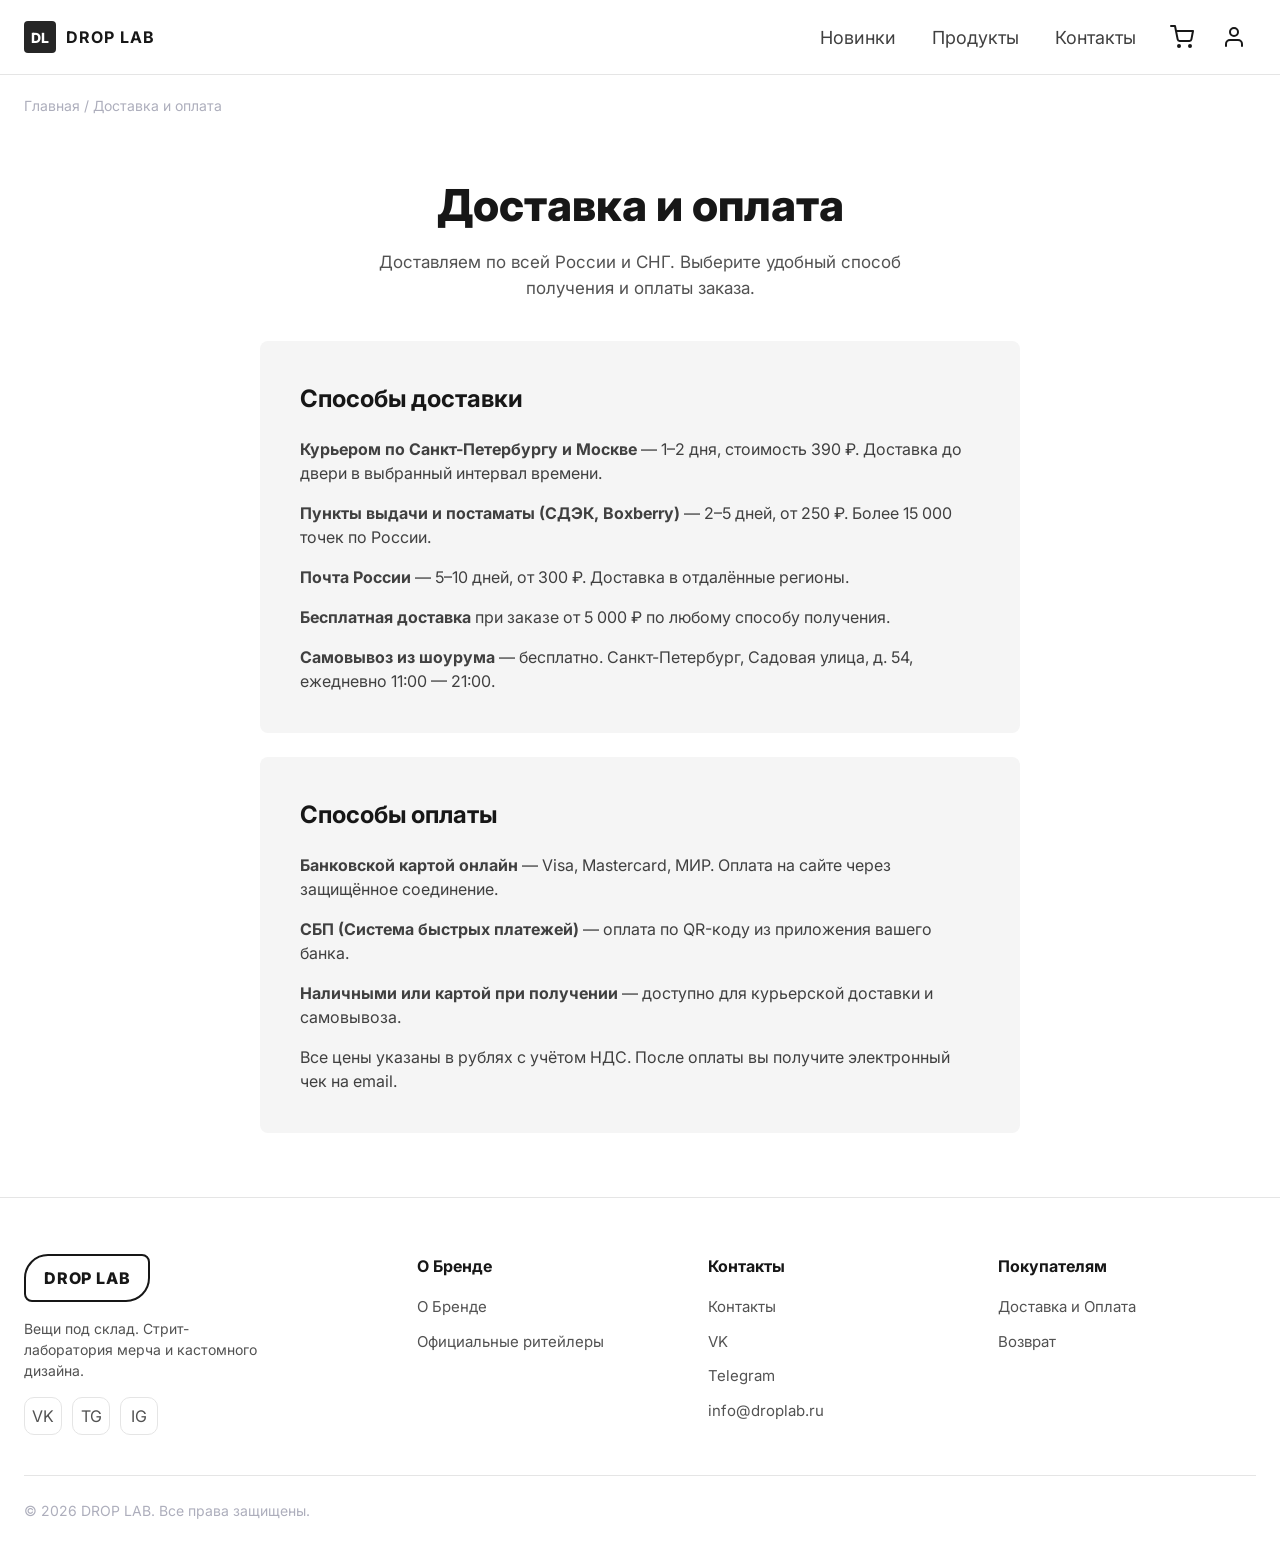
<file: delivery.html>
<!DOCTYPE html>
<html lang="ru">
<head>
  <meta charset="UTF-8" />
  <meta name="viewport" content="width=device-width, initial-scale=1.0" />
  <title>Доставка и оплата — DROP LAB</title>
  <meta name="description" content="Условия доставки и способы оплаты заказов DROP LAB." />
  <link rel="preconnect" href="https://fonts.googleapis.com" />
  <link rel="preconnect" href="https://fonts.gstatic.com" crossorigin />
  <link href="https://fonts.googleapis.com/css2?family=Inter:wght@400;500;600;700;800&display=swap" rel="stylesheet" />
  <link rel="stylesheet" href="css/styles.css" />
</head>
<body>
  <header class="header">
    <div class="container header__inner">
      <a href="index.html" class="brand"><span class="brand__mark">DL</span> DROP LAB</a>
      <nav class="nav" data-nav aria-label="Главное меню">
        <ul class="nav__list">
          <li><a href="new.html" class="nav__link">Новинки</a></li>
          <li><a href="catalog.html" class="nav__link">Продукты</a></li>
          <li><a href="contacts.html" class="nav__link">Контакты</a></li>
        </ul>
      </nav>
      <div class="header__actions">
        <a href="cart.html" class="icon-btn" aria-label="Корзина">
          <svg viewBox="0 0 24 24" fill="none" stroke="currentColor" stroke-width="2" stroke-linecap="round" stroke-linejoin="round"><circle cx="9" cy="21" r="1"/><circle cx="20" cy="21" r="1"/><path d="M1 1h4l2.68 13.39a2 2 0 0 0 2 1.61h9.72a2 2 0 0 0 2-1.61L23 6H6"/></svg>
          <span class="cart-badge" data-cart-badge>0</span>
        </a>
        <button class="icon-btn" aria-label="Профиль" data-modal-open="modal-login">
          <svg viewBox="0 0 24 24" fill="none" stroke="currentColor" stroke-width="2" stroke-linecap="round" stroke-linejoin="round"><path d="M20 21v-2a4 4 0 0 0-4-4H8a4 4 0 0 0-4 4v2"/><circle cx="12" cy="7" r="4"/></svg>
        </button>
        <button class="burger" data-burger aria-label="Меню"><span></span><span></span><span></span></button>
      </div>
    </div>
  </header>

  <main>
    <div class="container">
      <nav class="breadcrumbs"><a href="index.html">Главная</a> / Доставка и оплата</nav>
    </div>
    <section class="page-hero">
      <div class="container">
        <h1>Доставка и оплата</h1>
        <p>Доставляем по всей России и СНГ. Выберите удобный способ получения и оплаты заказа.</p>
      </div>
    </section>

    <section class="section" style="padding-top:32px;">
      <div class="container">
        <div class="about__card" style="max-width:760px; margin:0 auto 24px;">
          <h2>Способы доставки</h2>
          <p><strong>Курьером по Санкт-Петербургу и Москве</strong> — 1–2 дня, стоимость 390 ₽. Доставка до двери в выбранный интервал времени.</p>
          <p><strong>Пункты выдачи и постаматы (СДЭК, Boxberry)</strong> — 2–5 дней, от 250 ₽. Более 15 000 точек по России.</p>
          <p><strong>Почта России</strong> — 5–10 дней, от 300 ₽. Доставка в отдалённые регионы.</p>
          <p><strong>Бесплатная доставка</strong> при заказе от 5 000 ₽ по любому способу получения.</p>
          <p><strong>Самовывоз из шоурума</strong> — бесплатно. Санкт-Петербург, Садовая улица, д. 54, ежедневно 11:00 — 21:00.</p>
        </div>

        <div class="about__card" style="max-width:760px; margin:0 auto;">
          <h2>Способы оплаты</h2>
          <p><strong>Банковской картой онлайн</strong> — Visa, Mastercard, МИР. Оплата на сайте через защищённое соединение.</p>
          <p><strong>СБП (Система быстрых платежей)</strong> — оплата по QR-коду из приложения вашего банка.</p>
          <p><strong>Наличными или картой при получении</strong> — доступно для курьерской доставки и самовывоза.</p>
          <p>Все цены указаны в рублях с учётом НДС. После оплаты вы получите электронный чек на email.</p>
        </div>
      </div>
    </section>
  </main>

  <footer class="footer">
    <div class="container">
      <div class="footer__cols">
        <div class="footer__brand">
          <span class="footer__logo">DROP&nbsp;LAB</span>
          <p>Вещи под склад. Стрит-лаборатория мерча и кастомного дизайна.</p>
          <div class="footer__social"><a href="#" title="VK">VK</a><a href="#" title="Telegram">TG</a><a href="#" title="Instagram">IG</a></div>
        </div>
        <div class="footer__col"><h4>О Бренде</h4><ul><li><a href="index.html#about">О Бренде</a></li><li><a href="retailers.html">Официальные ритейлеры</a></li></ul></div>
        <div class="footer__col"><h4>Контакты</h4><ul><li><a href="contacts.html">Контакты</a></li><li><a href="#">VK</a></li><li><a href="#">Telegram</a></li><li><a href="mailto:info@droplab.ru">info@droplab.ru</a></li></ul></div>
        <div class="footer__col"><h4>Покупателям</h4><ul><li><a href="delivery.html">Доставка и Оплата</a></li><li><a href="returns.html">Возврат</a></li></ul></div>
      </div>
      <div class="footer__bottom">
        <span>© <span data-year>2026</span> DROP LAB. Все права защищены.</span>
      </div>
    </div>
  </footer>

  <div class="modal" id="modal-login" role="dialog" aria-modal="true" aria-labelledby="login-title">
    <div class="modal__overlay"></div>
    <div class="modal__dialog">
      <button class="modal__close" data-modal-close aria-label="Закрыть">✕</button>
      <h2 class="modal__title" id="login-title">Вход в аккаунт</h2>
      <p class="modal__sub">Демо-форма. Личный кабинет появится в следующем дропе.</p>
      <form data-request-form novalidate>
        <div class="field"><label for="l-email">Email</label><input type="email" id="l-email" required placeholder="you@mail.ru" /><span class="field__error"></span></div>
        <div class="field"><label for="l-pass">Пароль</label><input type="password" id="l-pass" required placeholder="••••••••" /><span class="field__error"></span></div>
        <button type="submit" class="btn btn--primary btn--block">Войти</button>
      </form>
    </div>
  </div>

  <script src="js/products.js"></script>
  <script src="js/main.js"></script>
</body>
</html>
</file>
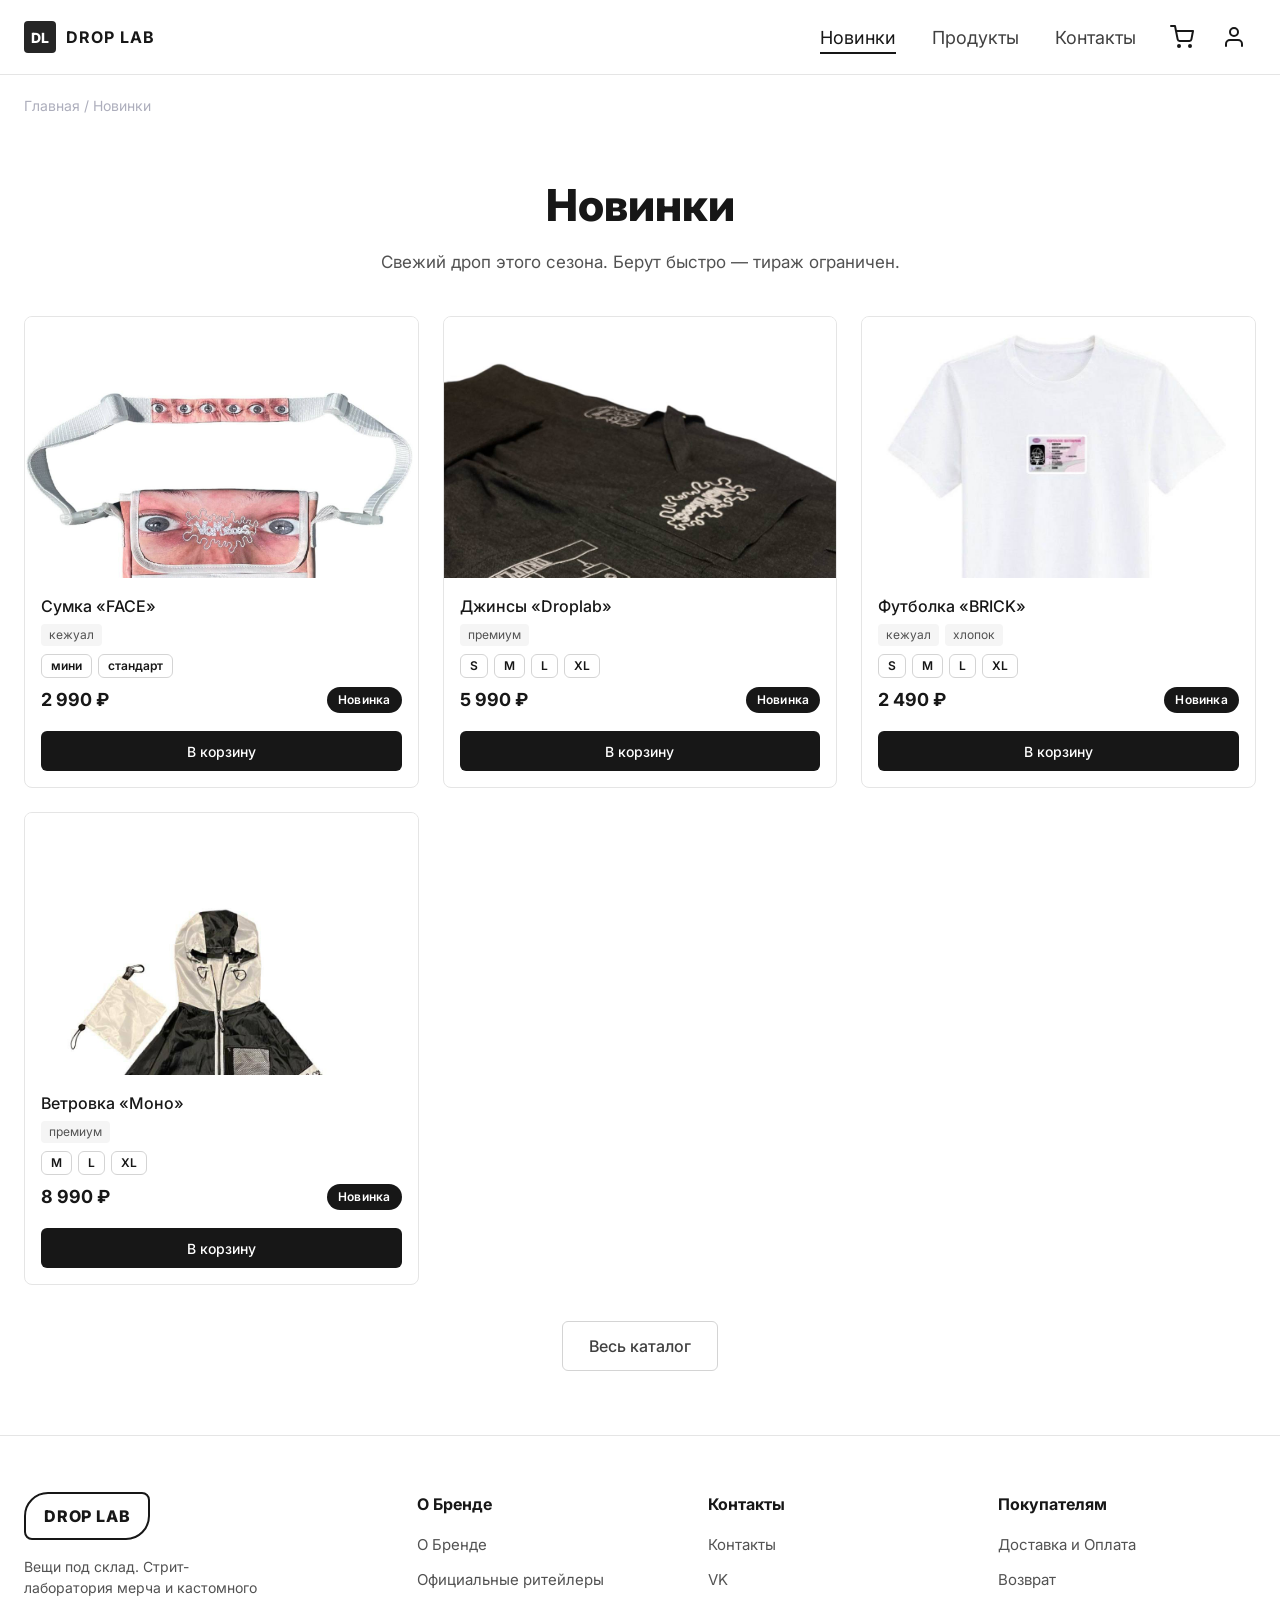
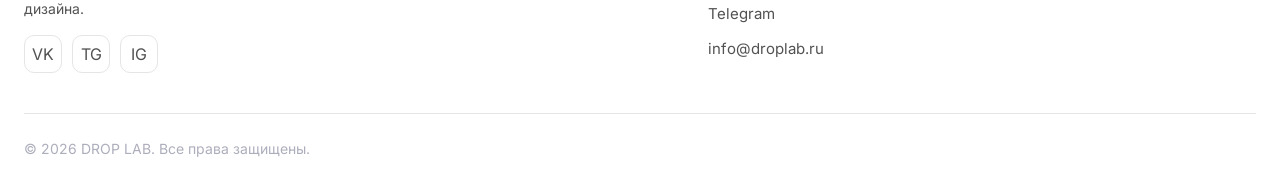
<file: new.html>
<!DOCTYPE html>
<html lang="ru">
<head>
  <meta charset="UTF-8" />
  <meta name="viewport" content="width=device-width, initial-scale=1.0" />
  <title>Новинки — DROP LAB</title>
  <meta name="description" content="Свежие дропы DROP LAB: новые сумки, толстовки и аксессуары." />
  <link rel="preconnect" href="https://fonts.googleapis.com" />
  <link rel="preconnect" href="https://fonts.gstatic.com" crossorigin />
  <link href="https://fonts.googleapis.com/css2?family=Inter:wght@400;500;600;700;800&display=swap" rel="stylesheet" />
  <link rel="stylesheet" href="css/styles.css" />
</head>
<body>
  <header class="header">
    <div class="container header__inner">
      <a href="index.html" class="brand"><span class="brand__mark">DL</span> DROP LAB</a>
      <nav class="nav" data-nav aria-label="Главное меню">
        <ul class="nav__list">
          <li><a href="new.html" class="nav__link">Новинки</a></li>
          <li><a href="catalog.html" class="nav__link">Продукты</a></li>
          <li><a href="contacts.html" class="nav__link">Контакты</a></li>
        </ul>
      </nav>
      <div class="header__actions">
        <a href="cart.html" class="icon-btn" aria-label="Корзина">
          <svg viewBox="0 0 24 24" fill="none" stroke="currentColor" stroke-width="2" stroke-linecap="round" stroke-linejoin="round"><circle cx="9" cy="21" r="1"/><circle cx="20" cy="21" r="1"/><path d="M1 1h4l2.68 13.39a2 2 0 0 0 2 1.61h9.72a2 2 0 0 0 2-1.61L23 6H6"/></svg>
          <span class="cart-badge" data-cart-badge>0</span>
        </a>
        <button class="icon-btn" aria-label="Профиль" data-modal-open="modal-login">
          <svg viewBox="0 0 24 24" fill="none" stroke="currentColor" stroke-width="2" stroke-linecap="round" stroke-linejoin="round"><path d="M20 21v-2a4 4 0 0 0-4-4H8a4 4 0 0 0-4 4v2"/><circle cx="12" cy="7" r="4"/></svg>
        </button>
        <button class="burger" data-burger aria-label="Меню"><span></span><span></span><span></span></button>
      </div>
    </div>
  </header>

  <main>
    <div class="container">
      <nav class="breadcrumbs"><a href="index.html">Главная</a> / Новинки</nav>
    </div>
    <section class="page-hero">
      <div class="container">
        <h1>Новинки</h1>
        <p>Свежий дроп этого сезона. Берут быстро — тираж ограничен.</p>
      </div>
    </section>

    <section class="section" style="padding-top:32px;">
      <div class="container">
        <div class="grid" data-new-grid></div>
        <div style="text-align:center; margin-top:36px;">
          <a href="catalog.html" class="btn btn--outline">Весь каталог</a>
        </div>
      </div>
    </section>
  </main>

  <footer class="footer">
    <div class="container">
      <div class="footer__cols">
        <div class="footer__brand">
          <span class="footer__logo">DROP&nbsp;LAB</span>
          <p>Вещи под склад. Стрит-лаборатория мерча и кастомного дизайна.</p>
          <div class="footer__social"><a href="#" title="VK">VK</a><a href="#" title="Telegram">TG</a><a href="#" title="Instagram">IG</a></div>
        </div>
        <div class="footer__col"><h4>О Бренде</h4><ul><li><a href="index.html#about">О Бренде</a></li><li><a href="retailers.html">Официальные ритейлеры</a></li></ul></div>
        <div class="footer__col"><h4>Контакты</h4><ul><li><a href="contacts.html">Контакты</a></li><li><a href="#">VK</a></li><li><a href="#">Telegram</a></li><li><a href="mailto:info@droplab.ru">info@droplab.ru</a></li></ul></div>
        <div class="footer__col"><h4>Покупателям</h4><ul><li><a href="delivery.html">Доставка и Оплата</a></li><li><a href="returns.html">Возврат</a></li></ul></div>
      </div>
      <div class="footer__bottom">
        <span>© <span data-year>2026</span> DROP LAB. Все права защищены.</span>
      </div>
    </div>
  </footer>

  <div class="modal" id="modal-login" role="dialog" aria-modal="true" aria-labelledby="login-title">
    <div class="modal__overlay"></div>
    <div class="modal__dialog">
      <button class="modal__close" data-modal-close aria-label="Закрыть">✕</button>
      <h2 class="modal__title" id="login-title">Вход в аккаунт</h2>
      <p class="modal__sub">Демо-форма. Личный кабинет появится в следующем дропе.</p>
      <form data-request-form novalidate>
        <div class="field"><label for="l-email">Email</label><input type="email" id="l-email" required placeholder="you@mail.ru" /><span class="field__error"></span></div>
        <div class="field"><label for="l-pass">Пароль</label><input type="password" id="l-pass" required placeholder="••••••••" /><span class="field__error"></span></div>
        <button type="submit" class="btn btn--primary btn--block">Войти</button>
      </form>
    </div>
  </div>

  <script src="js/products.js"></script>
  <script src="js/main.js"></script>
  <script>
    document.addEventListener("DOMContentLoaded", () => {
      const grid = document.querySelector("[data-new-grid]");
      const news = PRODUCTS.filter((p) => p.flags.includes("new"));
      grid.innerHTML = news.map(renderProductCard).join("");
      grid.addEventListener("click", (e) => {
        const btn = e.target.closest("[data-add]");
        if (!btn) return;
        Cart.add(btn.dataset.add);
        toast(`«${getProduct(btn.dataset.add).name}» в корзине`);
      });
    });
  </script>
</body>
</html>
</file>
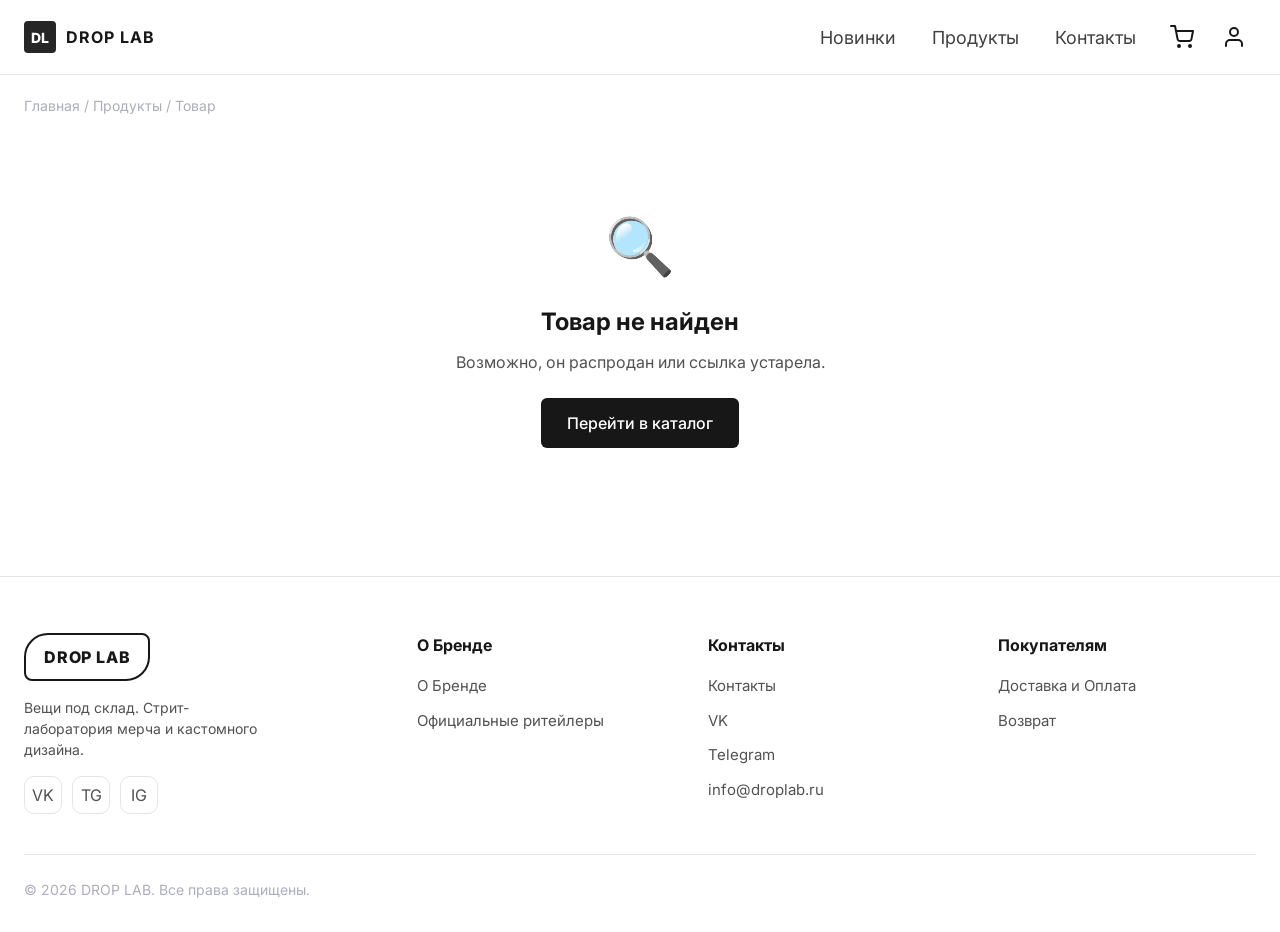
<file: product.html>
<!DOCTYPE html>
<html lang="ru">
<head>
  <meta charset="UTF-8" />
  <meta name="viewport" content="width=device-width, initial-scale=1.0" />
  <title>Товар — DROP LAB</title>
  <meta name="description" content="Карточка товара DROP LAB." />
  <link rel="preconnect" href="https://fonts.googleapis.com" />
  <link rel="preconnect" href="https://fonts.gstatic.com" crossorigin />
  <link href="https://fonts.googleapis.com/css2?family=Inter:wght@400;500;600;700;800&display=swap" rel="stylesheet" />
  <link rel="stylesheet" href="css/styles.css" />
</head>
<body>
  <header class="header">
    <div class="container header__inner">
      <a href="index.html" class="brand"><span class="brand__mark">DL</span> DROP LAB</a>
      <nav class="nav" data-nav aria-label="Главное меню">
        <ul class="nav__list">
          <li><a href="new.html" class="nav__link">Новинки</a></li>
          <li><a href="catalog.html" class="nav__link">Продукты</a></li>
          <li><a href="contacts.html" class="nav__link">Контакты</a></li>
        </ul>
      </nav>
      <div class="header__actions">
        <a href="cart.html" class="icon-btn" aria-label="Корзина">
          <svg viewBox="0 0 24 24" fill="none" stroke="currentColor" stroke-width="2" stroke-linecap="round" stroke-linejoin="round"><circle cx="9" cy="21" r="1"/><circle cx="20" cy="21" r="1"/><path d="M1 1h4l2.68 13.39a2 2 0 0 0 2 1.61h9.72a2 2 0 0 0 2-1.61L23 6H6"/></svg>
          <span class="cart-badge" data-cart-badge>0</span>
        </a>
        <button class="icon-btn" aria-label="Профиль" data-modal-open="modal-login">
          <svg viewBox="0 0 24 24" fill="none" stroke="currentColor" stroke-width="2" stroke-linecap="round" stroke-linejoin="round"><path d="M20 21v-2a4 4 0 0 0-4-4H8a4 4 0 0 0-4 4v2"/><circle cx="12" cy="7" r="4"/></svg>
        </button>
        <button class="burger" data-burger aria-label="Меню"><span></span><span></span><span></span></button>
      </div>
    </div>
  </header>

  <main>
    <div class="container">
      <nav class="breadcrumbs"><a href="index.html">Главная</a> / <a href="catalog.html">Продукты</a> / <span data-product-crumb>Товар</span></nav>
    </div>

    <section class="section" style="padding-top:24px;">
      <div class="container">
        <div data-product-root></div>
      </div>
    </section>
  </main>

  <footer class="footer">
    <div class="container">
      <div class="footer__cols">
        <div class="footer__brand">
          <span class="footer__logo">DROP&nbsp;LAB</span>
          <p>Вещи под склад. Стрит-лаборатория мерча и кастомного дизайна.</p>
          <div class="footer__social"><a href="#" title="VK">VK</a><a href="#" title="Telegram">TG</a><a href="#" title="Instagram">IG</a></div>
        </div>
        <div class="footer__col"><h4>О Бренде</h4><ul><li><a href="index.html#about">О Бренде</a></li><li><a href="retailers.html">Официальные ритейлеры</a></li></ul></div>
        <div class="footer__col"><h4>Контакты</h4><ul><li><a href="contacts.html">Контакты</a></li><li><a href="#">VK</a></li><li><a href="#">Telegram</a></li><li><a href="mailto:info@droplab.ru">info@droplab.ru</a></li></ul></div>
        <div class="footer__col"><h4>Покупателям</h4><ul><li><a href="delivery.html">Доставка и Оплата</a></li><li><a href="returns.html">Возврат</a></li></ul></div>
      </div>
      <div class="footer__bottom">
        <span>© <span data-year>2026</span> DROP LAB. Все права защищены.</span>
      </div>
    </div>
  </footer>

  <div class="modal" id="modal-login" role="dialog" aria-modal="true" aria-labelledby="login-title">
    <div class="modal__overlay"></div>
    <div class="modal__dialog">
      <button class="modal__close" data-modal-close aria-label="Закрыть">✕</button>
      <h2 class="modal__title" id="login-title">Вход в аккаунт</h2>
      <p class="modal__sub">Демо-форма. Личный кабинет появится в следующем дропе.</p>
      <form data-request-form novalidate>
        <div class="field"><label for="l-email">Email</label><input type="email" id="l-email" required placeholder="you@mail.ru" /><span class="field__error"></span></div>
        <div class="field"><label for="l-pass">Пароль</label><input type="password" id="l-pass" required placeholder="••••••••" /><span class="field__error"></span></div>
        <button type="submit" class="btn btn--primary btn--block">Войти</button>
      </form>
    </div>
  </div>

  <script src="js/products.js"></script>
  <script src="js/main.js"></script>
  <script src="js/product.js"></script>
</body>
</html>
</file>
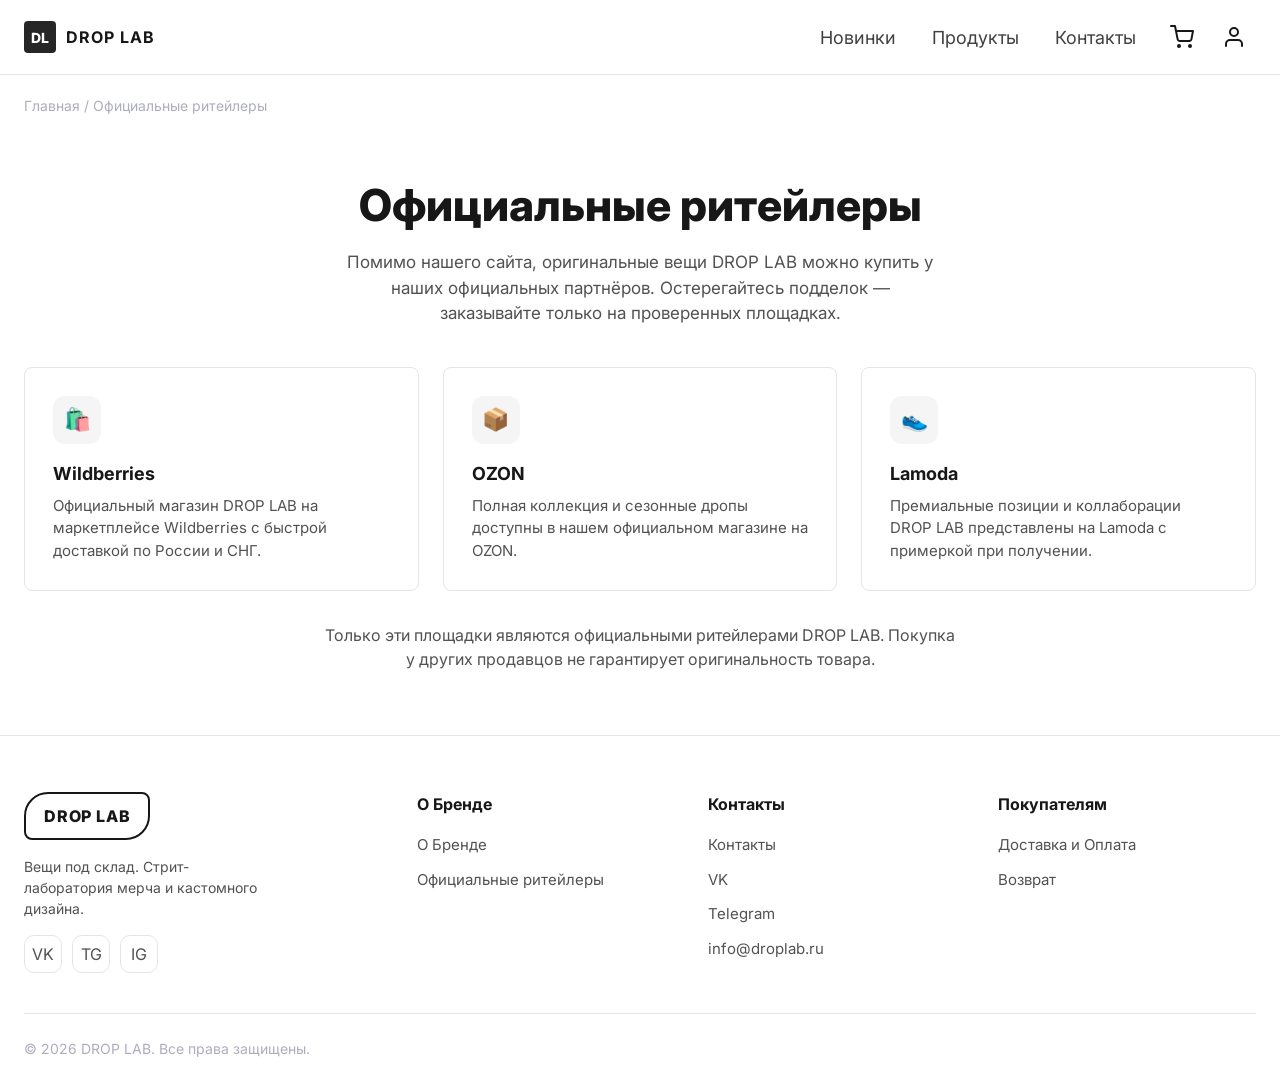
<file: retailers.html>
<!DOCTYPE html>
<html lang="ru">
<head>
  <meta charset="UTF-8" />
  <meta name="viewport" content="width=device-width, initial-scale=1.0" />
  <title>Официальные ритейлеры — DROP LAB</title>
  <meta name="description" content="Официальные ритейлеры DROP LAB: Wildberries, OZON и Lamoda." />
  <link rel="preconnect" href="https://fonts.googleapis.com" />
  <link rel="preconnect" href="https://fonts.gstatic.com" crossorigin />
  <link href="https://fonts.googleapis.com/css2?family=Inter:wght@400;500;600;700;800&display=swap" rel="stylesheet" />
  <link rel="stylesheet" href="css/styles.css" />
</head>
<body>
  <header class="header">
    <div class="container header__inner">
      <a href="index.html" class="brand"><span class="brand__mark">DL</span> DROP LAB</a>
      <nav class="nav" data-nav aria-label="Главное меню">
        <ul class="nav__list">
          <li><a href="new.html" class="nav__link">Новинки</a></li>
          <li><a href="catalog.html" class="nav__link">Продукты</a></li>
          <li><a href="contacts.html" class="nav__link">Контакты</a></li>
        </ul>
      </nav>
      <div class="header__actions">
        <a href="cart.html" class="icon-btn" aria-label="Корзина">
          <svg viewBox="0 0 24 24" fill="none" stroke="currentColor" stroke-width="2" stroke-linecap="round" stroke-linejoin="round"><circle cx="9" cy="21" r="1"/><circle cx="20" cy="21" r="1"/><path d="M1 1h4l2.68 13.39a2 2 0 0 0 2 1.61h9.72a2 2 0 0 0 2-1.61L23 6H6"/></svg>
          <span class="cart-badge" data-cart-badge>0</span>
        </a>
        <button class="icon-btn" aria-label="Профиль" data-modal-open="modal-login">
          <svg viewBox="0 0 24 24" fill="none" stroke="currentColor" stroke-width="2" stroke-linecap="round" stroke-linejoin="round"><path d="M20 21v-2a4 4 0 0 0-4-4H8a4 4 0 0 0-4 4v2"/><circle cx="12" cy="7" r="4"/></svg>
        </button>
        <button class="burger" data-burger aria-label="Меню"><span></span><span></span><span></span></button>
      </div>
    </div>
  </header>

  <main>
    <div class="container">
      <nav class="breadcrumbs"><a href="index.html">Главная</a> / Официальные ритейлеры</nav>
    </div>
    <section class="page-hero">
      <div class="container">
        <h1>Официальные ритейлеры</h1>
        <p>Помимо нашего сайта, оригинальные вещи DROP LAB можно купить у наших официальных партнёров. Остерегайтесь подделок — заказывайте только на проверенных площадках.</p>
      </div>
    </section>

    <section class="section" style="padding-top:32px;">
      <div class="container">
        <div class="features">
          <div class="feature reveal">
            <div class="feature__icon">🛍️</div>
            <h3>Wildberries</h3>
            <p>Официальный магазин DROP LAB на маркетплейсе Wildberries с быстрой доставкой по России и СНГ.</p>
          </div>
          <div class="feature reveal">
            <div class="feature__icon">📦</div>
            <h3>OZON</h3>
            <p>Полная коллекция и сезонные дропы доступны в нашем официальном магазине на OZON.</p>
          </div>
          <div class="feature reveal">
            <div class="feature__icon">👟</div>
            <h3>Lamoda</h3>
            <p>Премиальные позиции и коллаборации DROP LAB представлены на Lamoda с примеркой при получении.</p>
          </div>
        </div>
        <p style="text-align:center; color:var(--text-2); margin-top:32px; max-width:640px; margin-left:auto; margin-right:auto;">
          Только эти площадки являются официальными ритейлерами DROP LAB. Покупка у других продавцов не гарантирует оригинальность товара.
        </p>
      </div>
    </section>
  </main>

  <footer class="footer">
    <div class="container">
      <div class="footer__cols">
        <div class="footer__brand">
          <span class="footer__logo">DROP&nbsp;LAB</span>
          <p>Вещи под склад. Стрит-лаборатория мерча и кастомного дизайна.</p>
          <div class="footer__social"><a href="#" title="VK">VK</a><a href="#" title="Telegram">TG</a><a href="#" title="Instagram">IG</a></div>
        </div>
        <div class="footer__col"><h4>О Бренде</h4><ul><li><a href="index.html#about">О Бренде</a></li><li><a href="retailers.html">Официальные ритейлеры</a></li></ul></div>
        <div class="footer__col"><h4>Контакты</h4><ul><li><a href="contacts.html">Контакты</a></li><li><a href="#">VK</a></li><li><a href="#">Telegram</a></li><li><a href="mailto:info@droplab.ru">info@droplab.ru</a></li></ul></div>
        <div class="footer__col"><h4>Покупателям</h4><ul><li><a href="delivery.html">Доставка и Оплата</a></li><li><a href="returns.html">Возврат</a></li></ul></div>
      </div>
      <div class="footer__bottom">
        <span>© <span data-year>2026</span> DROP LAB. Все права защищены.</span>
      </div>
    </div>
  </footer>

  <div class="modal" id="modal-login" role="dialog" aria-modal="true" aria-labelledby="login-title">
    <div class="modal__overlay"></div>
    <div class="modal__dialog">
      <button class="modal__close" data-modal-close aria-label="Закрыть">✕</button>
      <h2 class="modal__title" id="login-title">Вход в аккаунт</h2>
      <p class="modal__sub">Демо-форма. Личный кабинет появится в следующем дропе.</p>
      <form data-request-form novalidate>
        <div class="field"><label for="l-email">Email</label><input type="email" id="l-email" required placeholder="you@mail.ru" /><span class="field__error"></span></div>
        <div class="field"><label for="l-pass">Пароль</label><input type="password" id="l-pass" required placeholder="••••••••" /><span class="field__error"></span></div>
        <button type="submit" class="btn btn--primary btn--block">Войти</button>
      </form>
    </div>
  </div>

  <script src="js/products.js"></script>
  <script src="js/main.js"></script>
</body>
</html>
</file>
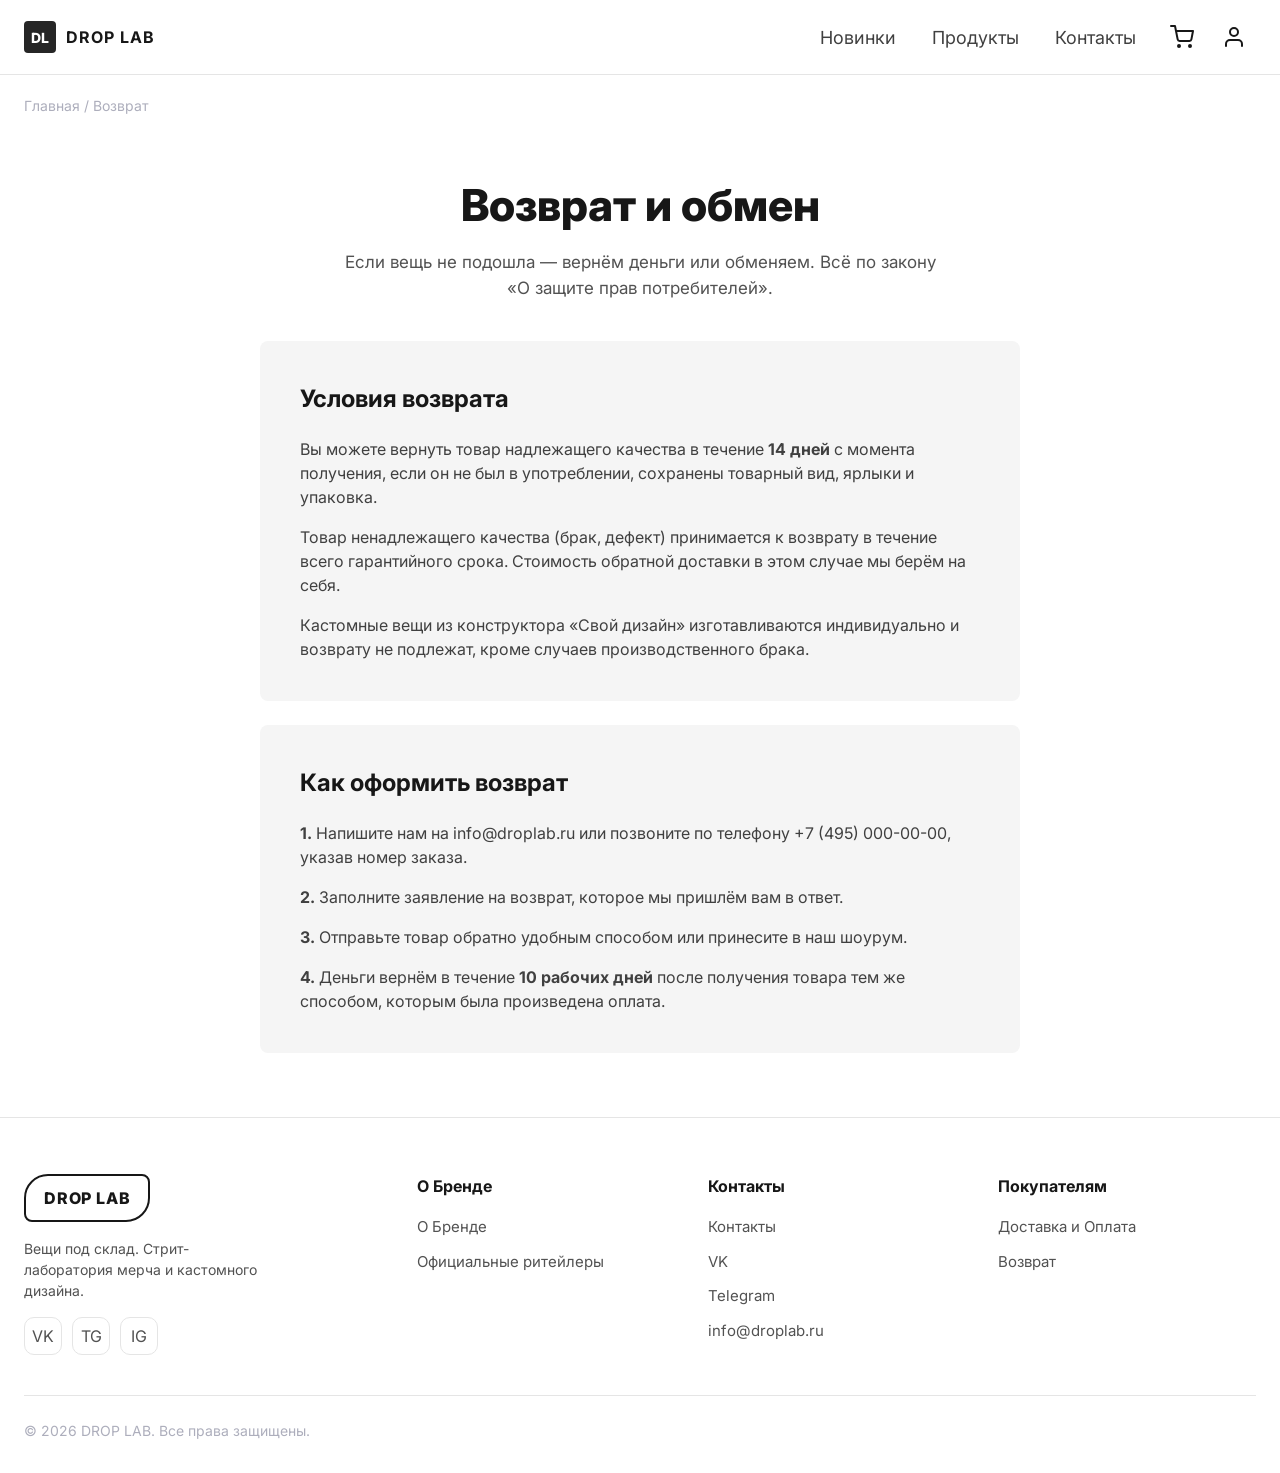
<file: returns.html>
<!DOCTYPE html>
<html lang="ru">
<head>
  <meta charset="UTF-8" />
  <meta name="viewport" content="width=device-width, initial-scale=1.0" />
  <title>Возврат — DROP LAB</title>
  <meta name="description" content="Условия возврата и обмена товаров DROP LAB." />
  <link rel="preconnect" href="https://fonts.googleapis.com" />
  <link rel="preconnect" href="https://fonts.gstatic.com" crossorigin />
  <link href="https://fonts.googleapis.com/css2?family=Inter:wght@400;500;600;700;800&display=swap" rel="stylesheet" />
  <link rel="stylesheet" href="css/styles.css" />
</head>
<body>
  <header class="header">
    <div class="container header__inner">
      <a href="index.html" class="brand"><span class="brand__mark">DL</span> DROP LAB</a>
      <nav class="nav" data-nav aria-label="Главное меню">
        <ul class="nav__list">
          <li><a href="new.html" class="nav__link">Новинки</a></li>
          <li><a href="catalog.html" class="nav__link">Продукты</a></li>
          <li><a href="contacts.html" class="nav__link">Контакты</a></li>
        </ul>
      </nav>
      <div class="header__actions">
        <a href="cart.html" class="icon-btn" aria-label="Корзина">
          <svg viewBox="0 0 24 24" fill="none" stroke="currentColor" stroke-width="2" stroke-linecap="round" stroke-linejoin="round"><circle cx="9" cy="21" r="1"/><circle cx="20" cy="21" r="1"/><path d="M1 1h4l2.68 13.39a2 2 0 0 0 2 1.61h9.72a2 2 0 0 0 2-1.61L23 6H6"/></svg>
          <span class="cart-badge" data-cart-badge>0</span>
        </a>
        <button class="icon-btn" aria-label="Профиль" data-modal-open="modal-login">
          <svg viewBox="0 0 24 24" fill="none" stroke="currentColor" stroke-width="2" stroke-linecap="round" stroke-linejoin="round"><path d="M20 21v-2a4 4 0 0 0-4-4H8a4 4 0 0 0-4 4v2"/><circle cx="12" cy="7" r="4"/></svg>
        </button>
        <button class="burger" data-burger aria-label="Меню"><span></span><span></span><span></span></button>
      </div>
    </div>
  </header>

  <main>
    <div class="container">
      <nav class="breadcrumbs"><a href="index.html">Главная</a> / Возврат</nav>
    </div>
    <section class="page-hero">
      <div class="container">
        <h1>Возврат и обмен</h1>
        <p>Если вещь не подошла — вернём деньги или обменяем. Всё по закону «О защите прав потребителей».</p>
      </div>
    </section>

    <section class="section" style="padding-top:32px;">
      <div class="container">
        <div class="about__card" style="max-width:760px; margin:0 auto 24px;">
          <h2>Условия возврата</h2>
          <p>Вы можете вернуть товар надлежащего качества в течение <strong>14 дней</strong> с момента получения, если он не был в употреблении, сохранены товарный вид, ярлыки и упаковка.</p>
          <p>Товар ненадлежащего качества (брак, дефект) принимается к возврату в течение всего гарантийного срока. Стоимость обратной доставки в этом случае мы берём на себя.</p>
          <p>Кастомные вещи из конструктора «Свой дизайн» изготавливаются индивидуально и возврату не подлежат, кроме случаев производственного брака.</p>
        </div>

        <div class="about__card" style="max-width:760px; margin:0 auto;">
          <h2>Как оформить возврат</h2>
          <p><strong>1.</strong> Напишите нам на <a href="mailto:info@droplab.ru">info@droplab.ru</a> или позвоните по телефону +7 (495) 000-00-00, указав номер заказа.</p>
          <p><strong>2.</strong> Заполните заявление на возврат, которое мы пришлём вам в ответ.</p>
          <p><strong>3.</strong> Отправьте товар обратно удобным способом или принесите в наш шоурум.</p>
          <p><strong>4.</strong> Деньги вернём в течение <strong>10 рабочих дней</strong> после получения товара тем же способом, которым была произведена оплата.</p>
        </div>
      </div>
    </section>
  </main>

  <footer class="footer">
    <div class="container">
      <div class="footer__cols">
        <div class="footer__brand">
          <span class="footer__logo">DROP&nbsp;LAB</span>
          <p>Вещи под склад. Стрит-лаборатория мерча и кастомного дизайна.</p>
          <div class="footer__social"><a href="#" title="VK">VK</a><a href="#" title="Telegram">TG</a><a href="#" title="Instagram">IG</a></div>
        </div>
        <div class="footer__col"><h4>О Бренде</h4><ul><li><a href="index.html#about">О Бренде</a></li><li><a href="retailers.html">Официальные ритейлеры</a></li></ul></div>
        <div class="footer__col"><h4>Контакты</h4><ul><li><a href="contacts.html">Контакты</a></li><li><a href="#">VK</a></li><li><a href="#">Telegram</a></li><li><a href="mailto:info@droplab.ru">info@droplab.ru</a></li></ul></div>
        <div class="footer__col"><h4>Покупателям</h4><ul><li><a href="delivery.html">Доставка и Оплата</a></li><li><a href="returns.html">Возврат</a></li></ul></div>
      </div>
      <div class="footer__bottom">
        <span>© <span data-year>2026</span> DROP LAB. Все права защищены.</span>
      </div>
    </div>
  </footer>

  <div class="modal" id="modal-login" role="dialog" aria-modal="true" aria-labelledby="login-title">
    <div class="modal__overlay"></div>
    <div class="modal__dialog">
      <button class="modal__close" data-modal-close aria-label="Закрыть">✕</button>
      <h2 class="modal__title" id="login-title">Вход в аккаунт</h2>
      <p class="modal__sub">Демо-форма. Личный кабинет появится в следующем дропе.</p>
      <form data-request-form novalidate>
        <div class="field"><label for="l-email">Email</label><input type="email" id="l-email" required placeholder="you@mail.ru" /><span class="field__error"></span></div>
        <div class="field"><label for="l-pass">Пароль</label><input type="password" id="l-pass" required placeholder="••••••••" /><span class="field__error"></span></div>
        <button type="submit" class="btn btn--primary btn--block">Войти</button>
      </form>
    </div>
  </div>

  <script src="js/products.js"></script>
  <script src="js/main.js"></script>
</body>
</html>
</file>
<file: css/styles.css>
/* ===== DROP LAB — основные стили ===== */

:root {
  --bg: #ffffff;
  --bg-soft: #fafafa;
  --bg-muted: #f5f5f5;
  --ink: #171717;
  --ink-2: #262626;
  --text: #404040;
  --text-2: #525252;
  --muted: #adaebc;
  --line: #e5e5e5;
  --line-2: #d4d4d4;
  --accent: #171717;
  --accent-blue: #0075ff;
  --radius: 8px;
  --radius-sm: 6px;
  --shadow: 0 1px 3px rgba(0, 0, 0, 0.08), 0 8px 24px rgba(0, 0, 0, 0.04);
  --shadow-hover: 0 6px 18px rgba(0, 0, 0, 0.12), 0 16px 40px rgba(0, 0, 0, 0.08);
  --container: 1280px;
  --header-h: 75px;
}

* {
  box-sizing: border-box;
  margin: 0;
  padding: 0;
}

html {
  scroll-behavior: smooth;
  scroll-padding-top: var(--header-h);
}

body {
  font-family: "Inter", -apple-system, BlinkMacSystemFont, "Segoe UI", Roboto, sans-serif;
  color: var(--text);
  background: var(--bg);
  line-height: 1.5;
  -webkit-font-smoothing: antialiased;
  min-height: 100vh;
  display: flex;
  flex-direction: column;
}

img {
  max-width: 100%;
  display: block;
}

a {
  color: inherit;
  text-decoration: none;
}

ul {
  list-style: none;
}

button {
  font-family: inherit;
  cursor: pointer;
  border: none;
  background: none;
}

.container {
  width: 100%;
  max-width: var(--container);
  margin: 0 auto;
  padding: 0 24px;
}

.visually-hidden {
  position: absolute;
  width: 1px;
  height: 1px;
  overflow: hidden;
  clip: rect(0 0 0 0);
  white-space: nowrap;
}

/* ===== Кнопки ===== */
.btn {
  display: inline-flex;
  align-items: center;
  justify-content: center;
  gap: 8px;
  height: 50px;
  padding: 0 26px;
  border-radius: var(--radius-sm);
  font-size: 16px;
  font-weight: 500;
  transition: transform 0.15s ease, background 0.2s ease, color 0.2s ease, box-shadow 0.2s ease;
  white-space: nowrap;
}

.btn:active {
  transform: translateY(1px) scale(0.99);
}

.btn--primary {
  background: var(--accent);
  color: #fff;
}

.btn--primary:hover {
  background: #000;
  box-shadow: var(--shadow-hover);
}

.btn--outline {
  border: 1px solid var(--line-2);
  color: var(--text);
  background: #fff;
}

.btn--outline:hover {
  border-color: var(--ink);
  color: var(--ink);
}

.btn--sm {
  height: 40px;
  padding: 0 18px;
  font-size: 14px;
}

.btn--block {
  width: 100%;
}

.btn--ghost {
  color: var(--text-2);
}
.btn--ghost:hover {
  color: var(--ink);
}

/* ===== Header ===== */
.header {
  position: sticky;
  top: 0;
  z-index: 100;
  height: var(--header-h);
  background: rgba(255, 255, 255, 0.9);
  backdrop-filter: saturate(180%) blur(12px);
  border-bottom: 1px solid var(--line);
}

.header__inner {
  height: 100%;
  display: flex;
  align-items: center;
  gap: 24px;
}

.brand {
  display: flex;
  align-items: center;
  gap: 10px;
  font-weight: 700;
  letter-spacing: 0.06em;
  color: var(--ink);
  font-size: 16px;
}

.brand__mark {
  width: 32px;
  height: 32px;
  border-radius: 4px;
  background: var(--ink-2);
  display: grid;
  place-items: center;
  color: #fff;
  font-size: 14px;
  font-weight: 800;
  letter-spacing: 0;
}

.nav {
  margin-left: auto;
}

.nav__list {
  display: flex;
  align-items: center;
  gap: 36px;
}

.nav__link {
  font-size: 18px;
  color: var(--text);
  position: relative;
  padding: 4px 0;
  transition: color 0.2s ease;
}

.nav__link::after {
  content: "";
  position: absolute;
  left: 0;
  bottom: -2px;
  width: 0;
  height: 2px;
  background: var(--ink);
  transition: width 0.25s ease;
}

.nav__link:hover,
.nav__link.is-active {
  color: var(--ink);
}

.nav__link:hover::after,
.nav__link.is-active::after {
  width: 100%;
}

.header__actions {
  display: flex;
  align-items: center;
  gap: 8px;
}

.icon-btn {
  width: 44px;
  height: 44px;
  border-radius: 10px;
  display: grid;
  place-items: center;
  color: var(--ink);
  position: relative;
  transition: background 0.2s ease;
}

.icon-btn:hover {
  background: var(--bg-muted);
}

.icon-btn svg {
  width: 24px;
  height: 24px;
}

.cart-badge {
  position: absolute;
  top: 4px;
  right: 4px;
  min-width: 18px;
  height: 18px;
  padding: 0 5px;
  border-radius: 9px;
  background: var(--ink);
  color: #fff;
  font-size: 11px;
  font-weight: 700;
  display: grid;
  place-items: center;
  transform: scale(0);
  transition: transform 0.2s cubic-bezier(0.34, 1.56, 0.64, 1);
}

.cart-badge.is-visible {
  transform: scale(1);
}

.burger {
  display: none;
  width: 44px;
  height: 44px;
  border-radius: 10px;
  flex-direction: column;
  align-items: center;
  justify-content: center;
  gap: 5px;
}

.burger span {
  width: 22px;
  height: 2px;
  background: var(--ink);
  border-radius: 2px;
  transition: transform 0.25s ease, opacity 0.2s ease;
}

.burger.is-open span:nth-child(1) {
  transform: translateY(7px) rotate(45deg);
}
.burger.is-open span:nth-child(2) {
  opacity: 0;
}
.burger.is-open span:nth-child(3) {
  transform: translateY(-7px) rotate(-45deg);
}

/* ===== Hero ===== */
.hero {
  text-align: center;
  padding: 80px 0 64px;
  position: relative;
  overflow: hidden;
}

.hero__blob {
  position: absolute;
  inset: 0;
  z-index: 0;
  opacity: 0.5;
  background:
    radial-gradient(40% 50% at 20% 30%, rgba(0, 0, 0, 0.05), transparent 70%),
    radial-gradient(45% 55% at 80% 40%, rgba(0, 0, 0, 0.06), transparent 70%),
    radial-gradient(40% 40% at 50% 80%, rgba(0, 0, 0, 0.04), transparent 70%);
  filter: blur(2px);
}

.hero__inner {
  position: relative;
  z-index: 1;
}

.hero__logo {
  width: 96px;
  height: 96px;
  border-radius: var(--radius);
  background: var(--ink-2);
  margin: 0 auto 28px;
  display: grid;
  place-items: center;
  color: #fff;
  font-weight: 800;
  font-size: 28px;
  letter-spacing: 0.04em;
}

.hero__title {
  font-size: clamp(40px, 7vw, 64px);
  font-weight: 800;
  letter-spacing: 0.18em;
  color: var(--ink);
  margin-bottom: 28px;
}

.hero__sub {
  max-width: 560px;
  margin: 0 auto 32px;
  font-size: 18px;
  color: var(--text-2);
}

.hero__actions {
  display: flex;
  gap: 16px;
  justify-content: center;
  flex-wrap: wrap;
}

/* ===== Секции ===== */
.section {
  padding: 64px 0;
}

.section--soft {
  background: var(--bg-soft);
}

.section__head {
  text-align: center;
  margin-bottom: 40px;
}

.section__title {
  font-size: clamp(28px, 4vw, 36px);
  font-weight: 700;
  color: var(--ink);
}

.section__title--left {
  text-align: left;
}

.section__lead {
  margin-top: 12px;
  color: var(--text-2);
  font-size: 17px;
}

/* ===== About ===== */
.about {
  display: grid;
  grid-template-columns: 1fr 1fr;
  gap: 48px;
  align-items: stretch;
}

.about__media {
  border-radius: var(--radius);
  min-height: 384px;
  background: linear-gradient(135deg, #2b2b2b 0%, #4a1f1f 60%, #7a1f1f 100%);
  position: relative;
  overflow: hidden;
  display: grid;
  place-items: center;
  color: rgba(255, 255, 255, 0.85);
}

.about__media::after {
  content: "DROP LAB";
  font-weight: 800;
  font-size: 32px;
  letter-spacing: 0.1em;
  color: rgba(255, 255, 255, 0.9);
  text-shadow: 0 4px 20px rgba(0, 0, 0, 0.4);
}

.about__card {
  background: var(--bg-muted);
  border-radius: var(--radius);
  padding: 40px;
}

.about__card h2 {
  font-size: 24px;
  font-weight: 700;
  color: var(--ink);
  margin-bottom: 20px;
}

.about__card p {
  margin-bottom: 16px;
  color: var(--text);
}

.about__card p:last-child {
  margin-bottom: 0;
}

/* ===== Brand mark divider ===== */
.brandmark {
  padding: 48px 0;
  display: grid;
  place-items: center;
  background: var(--bg);
}

.brandmark__logo {
  font-weight: 800;
  font-size: 28px;
  letter-spacing: 0.05em;
  color: var(--ink);
  border: 3px solid var(--ink);
  border-radius: 40px 12px 40px 12px;
  padding: 14px 36px;
  transform: rotate(-3deg);
}

/* ===== Features ===== */
.features {
  display: grid;
  grid-template-columns: repeat(3, 1fr);
  gap: 24px;
}

.feature {
  background: #fff;
  border: 1px solid var(--line);
  border-radius: var(--radius);
  padding: 28px;
  transition: transform 0.2s ease, box-shadow 0.2s ease;
}

.feature:hover {
  transform: translateY(-4px);
  box-shadow: var(--shadow);
}

.feature__icon {
  width: 48px;
  height: 48px;
  border-radius: 12px;
  background: var(--bg-muted);
  display: grid;
  place-items: center;
  margin-bottom: 16px;
  font-size: 22px;
}

.feature h3 {
  font-size: 18px;
  color: var(--ink);
  margin-bottom: 8px;
}

.feature p {
  font-size: 15px;
  color: var(--text-2);
}

/* ===== Shop layout ===== */
.shop {
  display: grid;
  grid-template-columns: 284px 1fr;
  gap: 32px;
  align-items: start;
}

.filters {
  background: #fff;
  border: 1px solid var(--line);
  border-radius: var(--radius);
  padding: 24px;
  position: sticky;
  top: calc(var(--header-h) + 16px);
}

.filters__search {
  position: relative;
  margin-bottom: 24px;
}

.filters__search input {
  width: 100%;
  height: 42px;
  padding: 0 14px 0 40px;
  border: 1px solid var(--line-2);
  border-radius: var(--radius-sm);
  font-size: 15px;
  color: var(--ink);
  transition: border-color 0.2s ease, box-shadow 0.2s ease;
}

.filters__search input:focus {
  outline: none;
  border-color: var(--ink);
  box-shadow: 0 0 0 3px rgba(23, 23, 23, 0.08);
}

.filters__search svg {
  position: absolute;
  left: 12px;
  top: 50%;
  transform: translateY(-50%);
  width: 18px;
  height: 18px;
  color: var(--muted);
}

.filter-group {
  margin-bottom: 24px;
}

.filter-group__title {
  font-size: 16px;
  font-weight: 600;
  color: var(--ink);
  margin-bottom: 14px;
}

.tags {
  display: flex;
  flex-wrap: wrap;
  gap: 8px;
  background: var(--bg-muted);
  padding: 12px;
  border-radius: var(--radius-sm);
}

.tag {
  padding: 5px 12px;
  background: #fff;
  border: 1px solid transparent;
  border-radius: var(--radius-sm);
  font-size: 14px;
  color: #000;
  transition: all 0.18s ease;
}

.tag:hover {
  border-color: var(--line-2);
}

.tag.is-active {
  background: var(--ink);
  color: #fff;
}

.check {
  display: flex;
  align-items: center;
  gap: 10px;
  padding: 6px 0;
  font-size: 16px;
  color: var(--text);
  cursor: pointer;
  user-select: none;
}

.check input {
  width: 16px;
  height: 16px;
  accent-color: var(--ink);
  cursor: pointer;
}

.range {
  margin-top: 8px;
}

.range input[type="range"] {
  width: 100%;
  accent-color: var(--accent-blue);
  cursor: pointer;
}

.range__values {
  display: flex;
  justify-content: space-between;
  font-size: 14px;
  color: var(--text-2);
  margin-top: 6px;
}

.filters__reset {
  width: 100%;
  margin-top: 4px;
  color: var(--text-2);
  font-size: 14px;
  text-decoration: underline;
  text-underline-offset: 3px;
}
.filters__reset:hover {
  color: var(--ink);
}

/* ===== Product grid ===== */
.shop__main {
  min-height: 400px;
}

.shop__toolbar {
  display: flex;
  align-items: center;
  justify-content: space-between;
  margin-bottom: 20px;
  gap: 16px;
}

.shop__count {
  font-size: 15px;
  color: var(--text-2);
}

.filters-toggle {
  display: none;
}

.grid {
  display: grid;
  grid-template-columns: repeat(3, 1fr);
  gap: 24px;
}

.card {
  background: #fff;
  border: 1px solid var(--line);
  border-radius: var(--radius);
  overflow: hidden;
  display: flex;
  flex-direction: column;
  transition: transform 0.2s ease, box-shadow 0.2s ease;
}

.card:hover {
  transform: translateY(-4px);
  box-shadow: var(--shadow-hover);
}

.card__media {
  position: relative;
  aspect-ratio: 3 / 2;
  display: grid;
  place-items: center;
  color: rgba(255, 255, 255, 0.92);
  font-weight: 700;
  letter-spacing: 0.04em;
  font-size: 22px;
  overflow: hidden;
}

.card__media span {
  position: relative;
  z-index: 1;
  text-shadow: 0 2px 12px rgba(0, 0, 0, 0.35);
  padding: 0 12px;
  text-align: center;
}

.card__media-link {
  display: block;
  color: inherit;
  text-decoration: none;
}

.card__media img {
  width: 100%;
  height: 100%;
  object-fit: cover;
  transition: transform 0.3s ease;
}

.card:hover .card__media img {
  transform: scale(1.04);
}

.card__price-row {
  display: flex;
  align-items: center;
  justify-content: space-between;
  gap: 8px;
  margin-top: 2px;
}

.card__flag {
  flex-shrink: 0;
  background: var(--ink);
  color: #fff;
  font-size: 12px;
  font-weight: 600;
  padding: 4px 11px;
  border-radius: 999px;
  letter-spacing: 0.02em;
}

.card__flag--sale {
  background: #c81e1e;
}

.card__body {
  padding: 16px;
  display: flex;
  flex-direction: column;
  gap: 6px;
  flex: 1;
}

.card__title {
  font-size: 16px;
  color: var(--ink);
  font-weight: 500;
}

.card__title a {
  color: inherit;
  text-decoration: none;
}

.card__title a:hover {
  text-decoration: underline;
}

.card__tags {
  display: flex;
  gap: 6px;
  flex-wrap: wrap;
}

.card__tag {
  font-size: 12px;
  color: var(--text-2);
  background: var(--bg-muted);
  padding: 2px 8px;
  border-radius: 4px;
}

.card__sizes {
  display: flex;
  gap: 6px;
  flex-wrap: wrap;
  margin-top: 2px;
}

.card__size {
  font-size: 12px;
  font-weight: 600;
  color: var(--ink);
  background: #fff;
  border: 1px solid var(--line-2);
  padding: 2px 9px;
  border-radius: var(--radius-sm);
}

.card__price {
  font-size: 18px;
  font-weight: 700;
  color: var(--ink);
}

.card__price s {
  font-size: 14px;
  font-weight: 400;
  color: var(--muted);
  margin-left: 8px;
}

.card__footer {
  margin-top: auto;
  padding-top: 12px;
}

.empty {
  text-align: center;
  padding: 64px 24px;
  color: var(--text-2);
  grid-column: 1 / -1;
}

.empty strong {
  display: block;
  font-size: 20px;
  color: var(--ink);
  margin-bottom: 8px;
}

/* ===== Special "свой дизайн" card ===== */
.card--custom .card__media {
  background: repeating-linear-gradient(45deg, #f0f0f0, #f0f0f0 12px, #e7e7e7 12px, #e7e7e7 24px);
  color: var(--ink);
}

.card--custom .card__media span {
  text-shadow: none;
  font-size: 40px;
}

/* ===== Footer ===== */
.footer {
  margin-top: auto;
  background: #fff;
  border-top: 1px solid var(--line);
  padding: 56px 0 32px;
}

.footer__cols {
  display: grid;
  grid-template-columns: 1.4fr 1fr 1fr 1fr;
  gap: 32px;
}

.footer__brand .footer__logo {
  font-weight: 800;
  letter-spacing: 0.05em;
  color: var(--ink);
  border: 2px solid var(--ink);
  border-radius: 24px 8px 24px 8px;
  padding: 10px 18px;
  display: inline-block;
  margin-bottom: 16px;
}

.footer__brand p {
  font-size: 14px;
  color: var(--text-2);
  max-width: 240px;
}

.footer__social {
  display: flex;
  gap: 10px;
  margin-top: 16px;
}

.footer__social a {
  width: 38px;
  height: 38px;
  border-radius: 10px;
  border: 1px solid var(--line);
  display: grid;
  place-items: center;
  color: var(--text-2);
  transition: all 0.2s ease;
}

.footer__social a:hover {
  background: var(--ink);
  color: #fff;
  border-color: var(--ink);
}

.footer__col h4 {
  font-size: 16px;
  color: var(--ink);
  margin-bottom: 16px;
}

.footer__col li {
  margin-bottom: 10px;
}

.footer__col a {
  font-size: 15px;
  color: var(--text-2);
  transition: color 0.2s ease;
}

.footer__col a:hover {
  color: var(--ink);
}

.footer__bottom {
  margin-top: 40px;
  padding-top: 24px;
  border-top: 1px solid var(--line);
  display: flex;
  justify-content: space-between;
  align-items: center;
  flex-wrap: wrap;
  gap: 12px;
  font-size: 14px;
  color: var(--muted);
}

/* ===== Modal ===== */
.modal {
  position: fixed;
  inset: 0;
  z-index: 200;
  display: none;
  align-items: center;
  justify-content: center;
  padding: 20px;
}

.modal.is-open {
  display: flex;
}

.modal__overlay {
  position: absolute;
  inset: 0;
  background: rgba(15, 15, 15, 0.5);
  backdrop-filter: blur(2px);
  animation: fade 0.2s ease;
}

.modal__dialog {
  position: relative;
  background: #fff;
  border-radius: var(--radius);
  width: 100%;
  max-width: 460px;
  padding: 32px;
  box-shadow: var(--shadow-hover);
  animation: pop 0.25s cubic-bezier(0.34, 1.56, 0.64, 1);
  max-height: 90vh;
  overflow-y: auto;
}

.modal__close {
  position: absolute;
  top: 16px;
  right: 16px;
  width: 36px;
  height: 36px;
  border-radius: 8px;
  display: grid;
  place-items: center;
  color: var(--text-2);
}
.modal__close:hover {
  background: var(--bg-muted);
  color: var(--ink);
}

.modal__title {
  font-size: 22px;
  font-weight: 700;
  color: var(--ink);
  margin-bottom: 6px;
}

.modal__sub {
  color: var(--text-2);
  font-size: 15px;
  margin-bottom: 22px;
}

@keyframes fade {
  from { opacity: 0; }
  to { opacity: 1; }
}

@keyframes pop {
  from { opacity: 0; transform: translateY(12px) scale(0.97); }
  to { opacity: 1; transform: translateY(0) scale(1); }
}

/* ===== Forms ===== */
.field {
  margin-bottom: 18px;
}

.field label {
  display: block;
  font-size: 14px;
  font-weight: 500;
  color: var(--ink);
  margin-bottom: 6px;
}

.field input,
.field textarea,
.field select {
  width: 100%;
  border: 1px solid var(--line-2);
  border-radius: var(--radius-sm);
  padding: 11px 14px;
  font-size: 15px;
  font-family: inherit;
  color: var(--ink);
  background: #fff;
  transition: border-color 0.2s ease, box-shadow 0.2s ease;
}

.field textarea {
  resize: vertical;
  min-height: 96px;
}

.field input:focus,
.field textarea:focus,
.field select:focus {
  outline: none;
  border-color: var(--ink);
  box-shadow: 0 0 0 3px rgba(23, 23, 23, 0.08);
}

.field input.is-invalid,
.field textarea.is-invalid {
  border-color: #c81e1e;
  box-shadow: 0 0 0 3px rgba(200, 30, 30, 0.08);
}

.field__error {
  display: none;
  color: #c81e1e;
  font-size: 13px;
  margin-top: 5px;
}

.field__error.is-visible {
  display: block;
}

.form-success {
  text-align: center;
  padding: 16px 0;
}

.form-success__icon {
  width: 64px;
  height: 64px;
  border-radius: 50%;
  background: #e7f7ec;
  color: #1b8f4d;
  display: grid;
  place-items: center;
  margin: 0 auto 16px;
  font-size: 30px;
}

/* ===== Cart page ===== */
.cart-layout {
  display: grid;
  grid-template-columns: 1fr 360px;
  gap: 32px;
  align-items: start;
}

.cart-items {
  display: flex;
  flex-direction: column;
  gap: 16px;
}

.cart-item {
  display: grid;
  grid-template-columns: 96px 1fr auto;
  gap: 16px;
  align-items: center;
  background: #fff;
  border: 1px solid var(--line);
  border-radius: var(--radius);
  padding: 16px;
}

.cart-item__media {
  width: 96px;
  height: 96px;
  border-radius: var(--radius-sm);
  display: grid;
  place-items: center;
  color: #fff;
  font-weight: 700;
  font-size: 13px;
  text-align: center;
  padding: 4px;
  overflow: hidden;
}

.cart-item__media img {
  width: 100%;
  height: 100%;
  object-fit: cover;
  border-radius: var(--radius-sm);
}

.cart-item__info h3 {
  font-size: 16px;
  color: var(--ink);
  margin-bottom: 4px;
}

.cart-item__meta {
  font-size: 14px;
  color: var(--text-2);
}

.cart-item__price {
  font-weight: 700;
  color: var(--ink);
  margin-top: 6px;
}

.qty {
  display: inline-flex;
  align-items: center;
  border: 1px solid var(--line-2);
  border-radius: var(--radius-sm);
  overflow: hidden;
}

.qty button {
  width: 34px;
  height: 34px;
  font-size: 18px;
  color: var(--ink);
  display: grid;
  place-items: center;
  transition: background 0.15s ease;
}
.qty button:hover {
  background: var(--bg-muted);
}

.qty span {
  min-width: 36px;
  text-align: center;
  font-weight: 600;
  color: var(--ink);
}

.cart-item__right {
  display: flex;
  flex-direction: column;
  align-items: flex-end;
  gap: 10px;
}

.cart-item__remove {
  font-size: 13px;
  color: var(--text-2);
  text-decoration: underline;
  text-underline-offset: 3px;
}
.cart-item__remove:hover {
  color: #c81e1e;
}

.summary {
  background: var(--bg-muted);
  border-radius: var(--radius);
  padding: 24px;
  position: sticky;
  top: calc(var(--header-h) + 16px);
}

.summary h3 {
  font-size: 18px;
  color: var(--ink);
  margin-bottom: 18px;
}

.summary__row {
  display: flex;
  justify-content: space-between;
  font-size: 15px;
  color: var(--text);
  padding: 8px 0;
}

.summary__row--total {
  border-top: 1px solid var(--line-2);
  margin-top: 8px;
  padding-top: 16px;
  font-size: 20px;
  font-weight: 700;
  color: var(--ink);
}

.cart-empty {
  text-align: center;
  padding: 64px 24px;
}

.cart-empty__icon {
  font-size: 56px;
  margin-bottom: 16px;
}

.cart-empty h2 {
  font-size: 24px;
  color: var(--ink);
  margin-bottom: 10px;
}

.cart-empty p {
  color: var(--text-2);
  margin-bottom: 24px;
}

/* ===== Page hero (inner pages) ===== */
.page-hero {
  padding: 56px 0 8px;
  text-align: center;
}

.page-hero h1 {
  font-size: clamp(30px, 5vw, 44px);
  font-weight: 800;
  color: var(--ink);
  margin-bottom: 12px;
}

.page-hero p {
  color: var(--text-2);
  font-size: 17px;
  max-width: 600px;
  margin: 0 auto;
}

.breadcrumbs {
  font-size: 14px;
  color: var(--muted);
  padding: 20px 0 0;
}

.breadcrumbs a:hover {
  color: var(--ink);
}

/* ===== Contacts ===== */
.contacts-grid {
  display: grid;
  grid-template-columns: 1fr 1fr;
  gap: 40px;
  align-items: start;
}

.contact-list {
  display: flex;
  flex-direction: column;
  gap: 20px;
}

.contact-card {
  display: flex;
  gap: 16px;
  align-items: flex-start;
  padding: 20px;
  border: 1px solid var(--line);
  border-radius: var(--radius);
  background: #fff;
}

.contact-card__icon {
  width: 44px;
  height: 44px;
  border-radius: 12px;
  background: var(--bg-muted);
  display: grid;
  place-items: center;
  font-size: 20px;
  flex-shrink: 0;
}

.contact-card h3 {
  font-size: 16px;
  color: var(--ink);
  margin-bottom: 4px;
}

.contact-card p,
.contact-card a {
  font-size: 15px;
  color: var(--text-2);
}

.contact-card a:hover {
  color: var(--ink);
}

.map {
  border-radius: var(--radius);
  overflow: hidden;
  border: 1px solid var(--line);
  min-height: 280px;
  background:
    linear-gradient(0deg, rgba(0,0,0,0.02), rgba(0,0,0,0.02)),
    repeating-linear-gradient(0deg, #eee, #eee 1px, transparent 1px, transparent 40px),
    repeating-linear-gradient(90deg, #eee, #eee 1px, transparent 1px, transparent 40px),
    #f7f7f7;
  display: grid;
  place-items: center;
  color: var(--text-2);
  position: relative;
}

.map__pin {
  font-size: 40px;
  filter: drop-shadow(0 6px 10px rgba(0,0,0,0.2));
}

.form-card {
  background: #fff;
  border: 1px solid var(--line);
  border-radius: var(--radius);
  padding: 32px;
}

.form-card h2 {
  font-size: 22px;
  color: var(--ink);
  margin-bottom: 6px;
}

.form-card > p {
  color: var(--text-2);
  margin-bottom: 24px;
}

/* ===== Constructor ===== */
.constructor {
  display: grid;
  grid-template-columns: 1fr 380px;
  gap: 40px;
  align-items: start;
}

.preview {
  position: sticky;
  top: calc(var(--header-h) + 16px);
  border-radius: var(--radius);
  aspect-ratio: 1;
  display: grid;
  place-items: center;
  transition: background 0.3s ease;
  border: 1px solid var(--line);
  overflow: hidden;
}

.preview__item {
  position: relative;
  width: 78%;
  height: 78%;
  display: grid;
  place-items: center;
  transition: all 0.3s ease;
  filter: drop-shadow(0 10px 30px rgba(0, 0, 0, 0.18));
}

.preview__garment {
  width: 100%;
  height: 100%;
  transition: fill 0.3s ease;
}

.preview__text {
  position: absolute;
  left: 50%;
  top: 52%;
  transform: translate(-50%, -50%);
  font-weight: 800;
  font-size: 22px;
  letter-spacing: 0.04em;
  text-align: center;
  max-width: 46%;
  word-break: break-word;
  overflow-wrap: anywhere;
  line-height: 1.1;
  pointer-events: none;
}

.swatches {
  display: flex;
  gap: 10px;
  flex-wrap: wrap;
}

.swatch {
  width: 36px;
  height: 36px;
  border-radius: 50%;
  border: 2px solid #fff;
  box-shadow: 0 0 0 1px var(--line-2);
  cursor: pointer;
  transition: transform 0.15s ease, box-shadow 0.15s ease;
}

.swatch:hover {
  transform: scale(1.1);
}

.swatch.is-active {
  box-shadow: 0 0 0 2px var(--ink);
  transform: scale(1.1);
}

.chip-row {
  display: flex;
  gap: 10px;
  flex-wrap: wrap;
}

.chip {
  padding: 8px 16px;
  border: 1px solid var(--line-2);
  border-radius: 999px;
  font-size: 14px;
  color: var(--text);
  background: #fff;
  transition: all 0.18s ease;
}

.chip:hover {
  border-color: var(--ink);
}

.chip.is-active {
  background: var(--ink);
  color: #fff;
  border-color: var(--ink);
}

/* ===== Toast ===== */
.toast-wrap {
  position: fixed;
  bottom: 24px;
  left: 50%;
  transform: translateX(-50%);
  z-index: 300;
  display: flex;
  flex-direction: column;
  gap: 10px;
  align-items: center;
  pointer-events: none;
}

.toast {
  background: var(--ink);
  color: #fff;
  padding: 12px 20px;
  border-radius: 999px;
  font-size: 14px;
  font-weight: 500;
  box-shadow: var(--shadow-hover);
  display: flex;
  align-items: center;
  gap: 10px;
  animation: toastIn 0.3s ease, toastOut 0.3s ease 2.7s forwards;
}

@keyframes toastIn {
  from { opacity: 0; transform: translateY(20px); }
  to { opacity: 1; transform: translateY(0); }
}
@keyframes toastOut {
  to { opacity: 0; transform: translateY(20px); }
}

/* ===== Reveal animation ===== */
.reveal {
  opacity: 0;
  transform: translateY(20px);
  transition: opacity 0.6s ease, transform 0.6s ease;
}

.reveal.is-visible {
  opacity: 1;
  transform: none;
}

/* ===== Mobile nav drawer ===== */
.nav-backdrop {
  position: fixed;
  inset: 0;
  background: rgba(0, 0, 0, 0.4);
  z-index: 90;
  opacity: 0;
  visibility: hidden;
  transition: opacity 0.25s ease, visibility 0.25s ease;
}

.nav-backdrop.is-open {
  opacity: 1;
  visibility: visible;
}

/* ===== Responsive ===== */
@media (max-width: 1024px) {
  .shop {
    grid-template-columns: 240px 1fr;
    gap: 24px;
  }
  .grid {
    grid-template-columns: repeat(2, 1fr);
  }
  .footer__cols {
    grid-template-columns: 1fr 1fr;
    gap: 28px;
  }
  .constructor {
    grid-template-columns: 1fr 320px;
  }
}

@media (max-width: 768px) {
  .container {
    padding: 0 16px;
  }

  .burger {
    display: flex;
  }

  .nav {
    position: fixed;
    top: 0;
    right: 0;
    height: 100dvh;
    width: min(80vw, 320px);
    background: #fff;
    box-shadow: -10px 0 40px rgba(0, 0, 0, 0.12);
    transform: translateX(100%);
    transition: transform 0.3s ease;
    z-index: 95;
    padding: calc(var(--header-h) + 16px) 28px 28px;
    margin-left: 0;
  }

  .nav.is-open {
    transform: translateX(0);
  }

  .nav__list {
    flex-direction: column;
    align-items: flex-start;
    gap: 8px;
  }

  .nav__link {
    font-size: 20px;
    padding: 10px 0;
    width: 100%;
  }

  .hero {
    padding: 56px 0 48px;
  }

  .about {
    grid-template-columns: 1fr;
    gap: 24px;
  }

  .about__media {
    min-height: 240px;
  }

  .about__card {
    padding: 28px;
  }

  .features {
    grid-template-columns: 1fr;
  }

  .shop {
    grid-template-columns: 1fr;
  }

  .filters {
    position: fixed;
    top: 0;
    left: 0;
    height: 100dvh;
    width: min(86vw, 340px);
    z-index: 96;
    border-radius: 0;
    transform: translateX(-100%);
    transition: transform 0.3s ease;
    overflow-y: auto;
    padding-top: 24px;
  }

  .filters.is-open {
    transform: translateX(0);
  }

  .filters-toggle {
    display: inline-flex;
  }

  .grid {
    grid-template-columns: repeat(2, 1fr);
    gap: 16px;
  }

  .cart-layout {
    grid-template-columns: 1fr;
  }

  .summary {
    position: static;
  }

  .contacts-grid {
    grid-template-columns: 1fr;
  }

  .constructor {
    grid-template-columns: 1fr;
  }

  .preview {
    position: static;
    max-width: 320px;
    margin: 0 auto;
  }

  .footer__cols {
    grid-template-columns: 1fr 1fr;
    gap: 24px;
  }

  .cart-item {
    grid-template-columns: 72px 1fr;
    grid-template-areas:
      "media info"
      "media right";
    row-gap: 12px;
  }
  .cart-item__media {
    grid-area: media;
    width: 72px;
    height: 72px;
  }
  .cart-item__info {
    grid-area: info;
  }
  .cart-item__right {
    grid-area: right;
    flex-direction: row;
    align-items: center;
    justify-content: space-between;
    width: 100%;
  }
}

@media (max-width: 480px) {
  .grid {
    grid-template-columns: 1fr;
  }
  .footer__cols {
    grid-template-columns: 1fr;
  }
  .hero__title {
    letter-spacing: 0.12em;
  }
  .hero__actions {
    flex-direction: column;
  }
  .hero__actions .btn {
    width: 100%;
  }
}

/* ===== Страница карточки товара ===== */
.product {
  display: grid;
  grid-template-columns: minmax(0, 1fr) minmax(0, 1fr);
  gap: 40px;
  align-items: start;
}

.product__media {
  position: relative;
  aspect-ratio: 4 / 5;
  border-radius: var(--radius);
  overflow: hidden;
  display: grid;
  place-items: center;
  color: #fff;
  font-weight: 700;
  background: var(--bg-muted);
}

.product__media img {
  width: 100%;
  height: 100%;
  object-fit: cover;
}

.product__title {
  font-size: clamp(24px, 4vw, 34px);
  color: var(--ink);
  margin-bottom: 10px;
}

.product__price-row {
  display: flex;
  align-items: center;
  gap: 14px;
  margin: 16px 0 24px;
}

.product__price {
  font-size: 26px;
  font-weight: 700;
  color: var(--ink);
  display: flex;
  align-items: baseline;
  gap: 10px;
}

.product__price s {
  font-size: 17px;
  font-weight: 500;
  color: var(--text-2);
}

.product__group {
  margin-bottom: 22px;
}

.product__label {
  display: block;
  font-size: 13px;
  font-weight: 600;
  color: var(--text-2);
  text-transform: uppercase;
  letter-spacing: 0.04em;
  margin-bottom: 10px;
}

.size-chips {
  display: flex;
  gap: 8px;
  flex-wrap: wrap;
}

.size-chip {
  min-width: 48px;
  padding: 9px 14px;
  border: 1px solid var(--line-2);
  border-radius: var(--radius-sm);
  font-weight: 600;
  color: var(--ink);
  background: #fff;
  transition: border-color 0.15s ease, background 0.15s ease;
}

.size-chip:hover {
  border-color: var(--ink);
}

.size-chip.is-active {
  background: var(--ink);
  color: #fff;
  border-color: var(--ink);
}

.qty--lg button {
  width: 42px;
  height: 42px;
  font-size: 20px;
}

.qty--lg span {
  min-width: 44px;
  font-size: 16px;
}

@media (max-width: 768px) {
  .product {
    grid-template-columns: 1fr;
    gap: 24px;
  }
}
</file>
